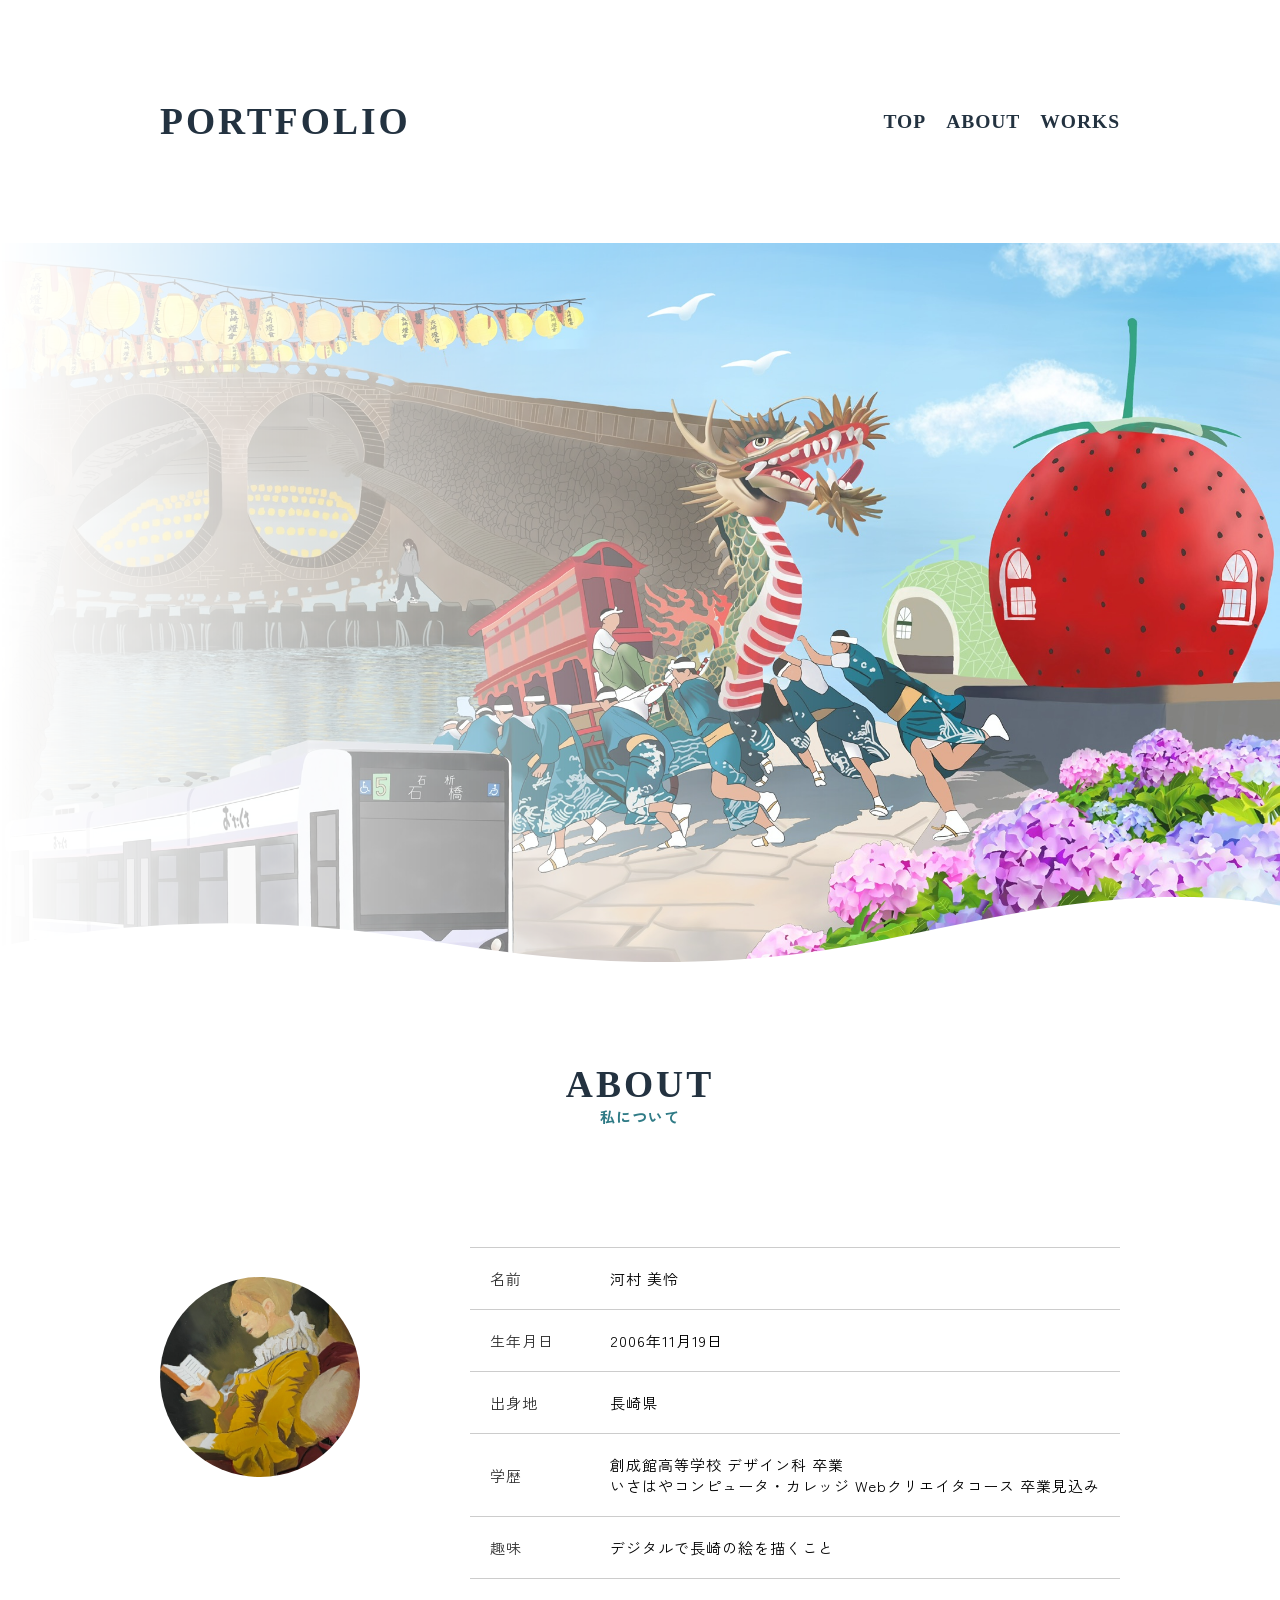
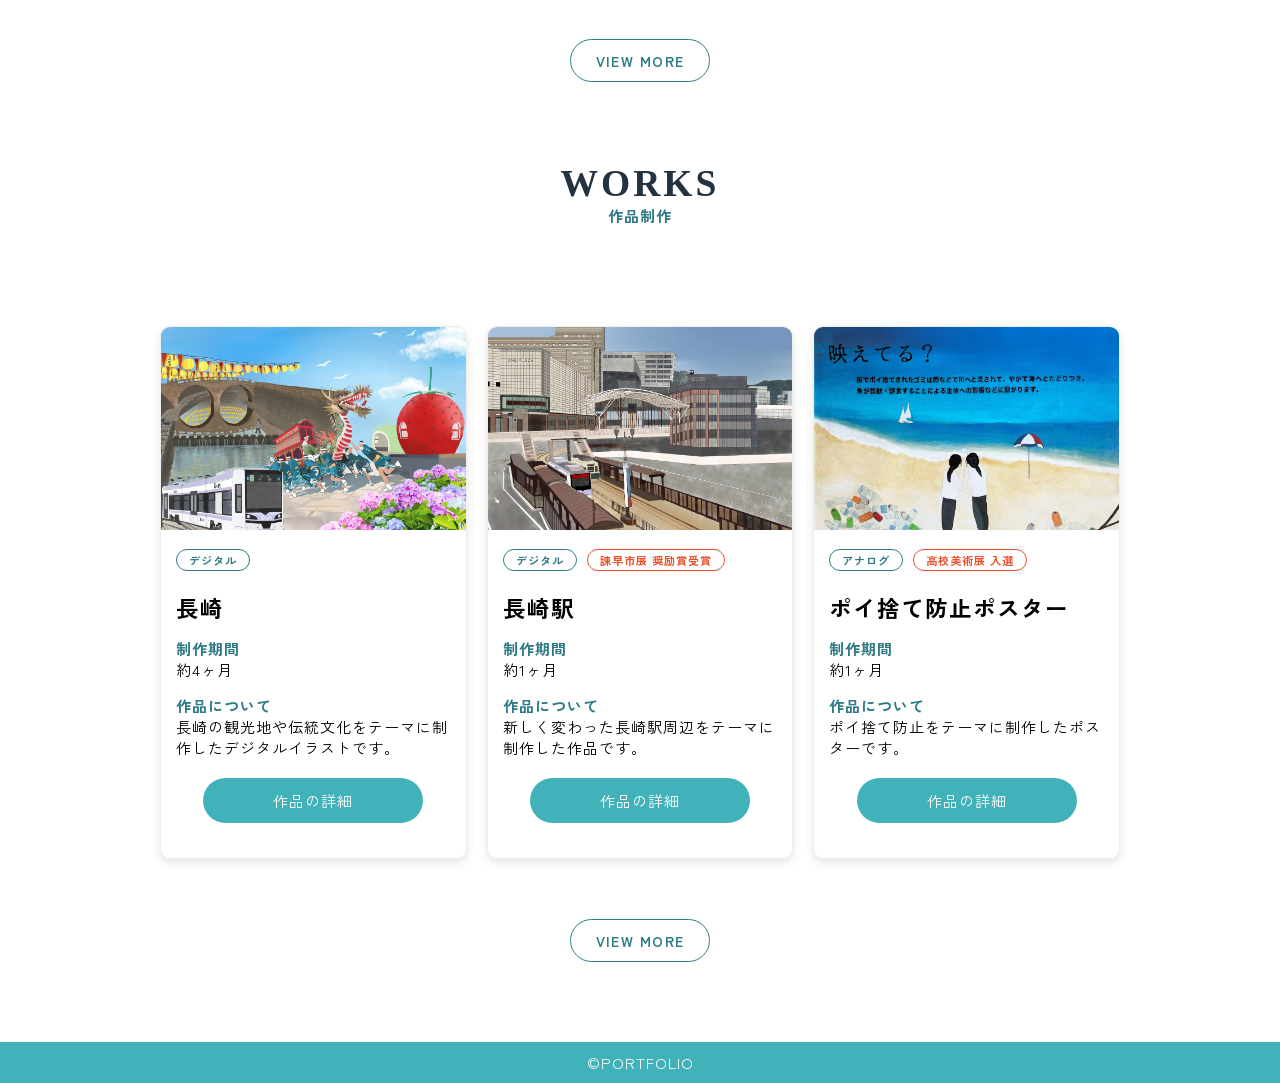
<file: index.html>
<!DOCTYPE html>
<html>
    <head>
        <title>PORTFOLIO</title>
        <meta charset="utf-8">
        <meta name="description" content="">
        <meta name="keywords" content="">
        <meta name="viewport" content="width=device-width,initial-scale=1">
        <meta name="robots" content="nofollow,noindex">
        <link rel="preconnect" href="https://fonts.googleapis.com">
        <link rel="preconnect" href="https://fonts.gstatic.com" crossorigin>
        <link href="https://fonts.googleapis.com/css2?family=Zen+Kaku+Gothic+New:wght@400;500;700;900&display=swap" rel="stylesheet">
        <link rel="preconnect" href="https://fonts.googleapis.com">
        <link rel="preconnect" href="https://fonts.gstatic.com" crossorigin>
        <link href="https://fonts.googleapis.com/css2?family=Zen+Kaku+Gothic+New:wght@400;500;700;900&display=swap" rel="stylesheet">
        <link rel="stylesheet" href="css/reset.css">
        <link rel="stylesheet" href="css/style.css">
    </head>
    <body>
        <header>
            <h1 id="logo">
                <a href="index.html">PORTFOLIO</a>
            </h1>
            <nav>
                <ul id="h_nav">
                    <li><a href="index.html">TOP</a></li>
                    <li><a href="about.html">ABOUT</a></li>
                    <li><a href="works.html">WORKS</a></li>
                </ul>
            </nav>
        </header>
        <main>
            <div id="m_mainvisual">
                <img  src="images/nagasaki_renewal.jpeg" alt="メインビジュアル">
                <div class="custom-shape-divider-bottom-1777774478"> 
                    <svg data-name="Layer 1" xmlns="http://www.w3.org/2000/svg" viewBox="0 0 1200 120" preserveAspectRatio="none"> 
                        <path d="M321.39,56.44c58-10.79,114.16-30.13,172-41.86,82.39-16.72,168.19-17.73,250.45-.39C823.78,31,906.67,72,985.66,92.83c70.05,18.48,146.53,26.09,214.34,3V0H0V27.35A600.21,600.21,0,0,0,321.39,56.44Z" class="shape-fill"></path> 
                    </svg> 
                </div>
            </div>
            <section id="m_about">
                <h2 class="m_title">ABOUT</h2>
                <p class="m_text">私について</p>
                <div class="m_about_flex">
                    <div class="m_about_img">
                        <img src="images/aburae.jpg" alt="">
                    </div>
                    <ul class="m_about_list">
                        <li>
                            <p class="m_about_list_theme">名前</p>
                            <p>河村 美怜</p>
                        </li>
                        <li>
                            <p class="m_about_list_theme">生年月日</p>
                            <p>2006年11月19日</p>
                        </li>
                        <li>
                            <p class="m_about_list_theme">出身地</p>
                            <p>長崎県</p>
                        </li>
                        <li>
                            <p class="m_about_list_theme">学歴</p>
                            <p>創成館高等学校 デザイン科 卒業 <br> いさはやコンピュータ・カレッジ <br class="sp_br"> Webクリエイタコース 卒業見込み</p>
                        </li>
                        <li>
                            <p class="m_about_list_theme">趣味</p>
                            <p>デジタルで長崎の絵を描くこと</p>
                        </li>
                    </ul>
                </div>
            </section>
            <div class="m_more">
                <a href="about.html" class="more_about"><span>VIEW MORE</span></a>
            </div>
            
            <h2 class="m_title">WORKS</h2>
            <p class="m_text">作品制作</p>
            <section id="m_works">
                <div class="works_content">
                    <div class="works_card">
                        <img src="images/nagasaki_renewal.jpeg" alt="長崎">
                        <div class="works_info">
                            <div class="works_tag">
                                <p class="works_category">デジタル</p>
                            </div>    
                            <h2 class="works_title">長崎</h2>
                            <div class="works_point">
                                <p><span>制作期間</span>約4ヶ月</p>
                                <p><span>作品について</span>長崎の観光地や伝統文化をテーマに制作したデジタルイラストです。</p>
                            </div>
                            <div class="w_more">
                                <a href="01_nagasaki.html" class="view_more">作品の詳細</a>
                            </div>
                        </div>
                    </div>
                    <div class="works_card">
                        <img src="images/nagasakieki.jpeg" alt="長崎駅">
                        <div class="works_info">
                            <div class="works_tag">
                                <p class="works_category">デジタル</p>
                                <p class="award">諫早市展 奨励賞受賞</p>
                            </div>
                            <h2 class="works_title">長崎駅</h2>
                            <div class="works_point">
                                <p><span>制作期間</span>約1ヶ月</p>
                                <p><span>作品について</span>新しく変わった長崎駅周辺をテーマに制作した作品です。</p>
                            </div>
                            <div class="w_more">
                                <a href="02_nagasakieki.html" class="view_more">作品の詳細</a>
                            </div>
                        </div>
                    </div>
                    <div class="works_card">
                        <img src="images/poisute.jpg" alt="ポイ捨て">
                        <div class="works_info">
                            <div class="works_tag">
                                <p class="works_category">アナログ</p>
                                <p class="award">高校美術展 入選</p>
                            </div>
                            <h2 class="works_title">ポイ捨て防止ポスター</h2>
                            <div class="works_point">
                                <p><span>制作期間</span>約1ヶ月</p>
                                <p><span>作品について</span>ポイ捨て防止をテーマに制作したポスターです。</p>
                            </div>
                            <div class="w_more">
                                <a href="03_poisute.html" class="view_more">作品の詳細</a>
                            </div>
                        </div>
                    </div>
                </div>
            </section>
            <div class="m_more">
                <a href="works.html" class="more_works"><span>VIEW MORE</span></a>
            </div>
        </main>
        <footer>
            <small>&copy;PORTFOLIO</small>
        </footer>
    </body>
</html>
</file>
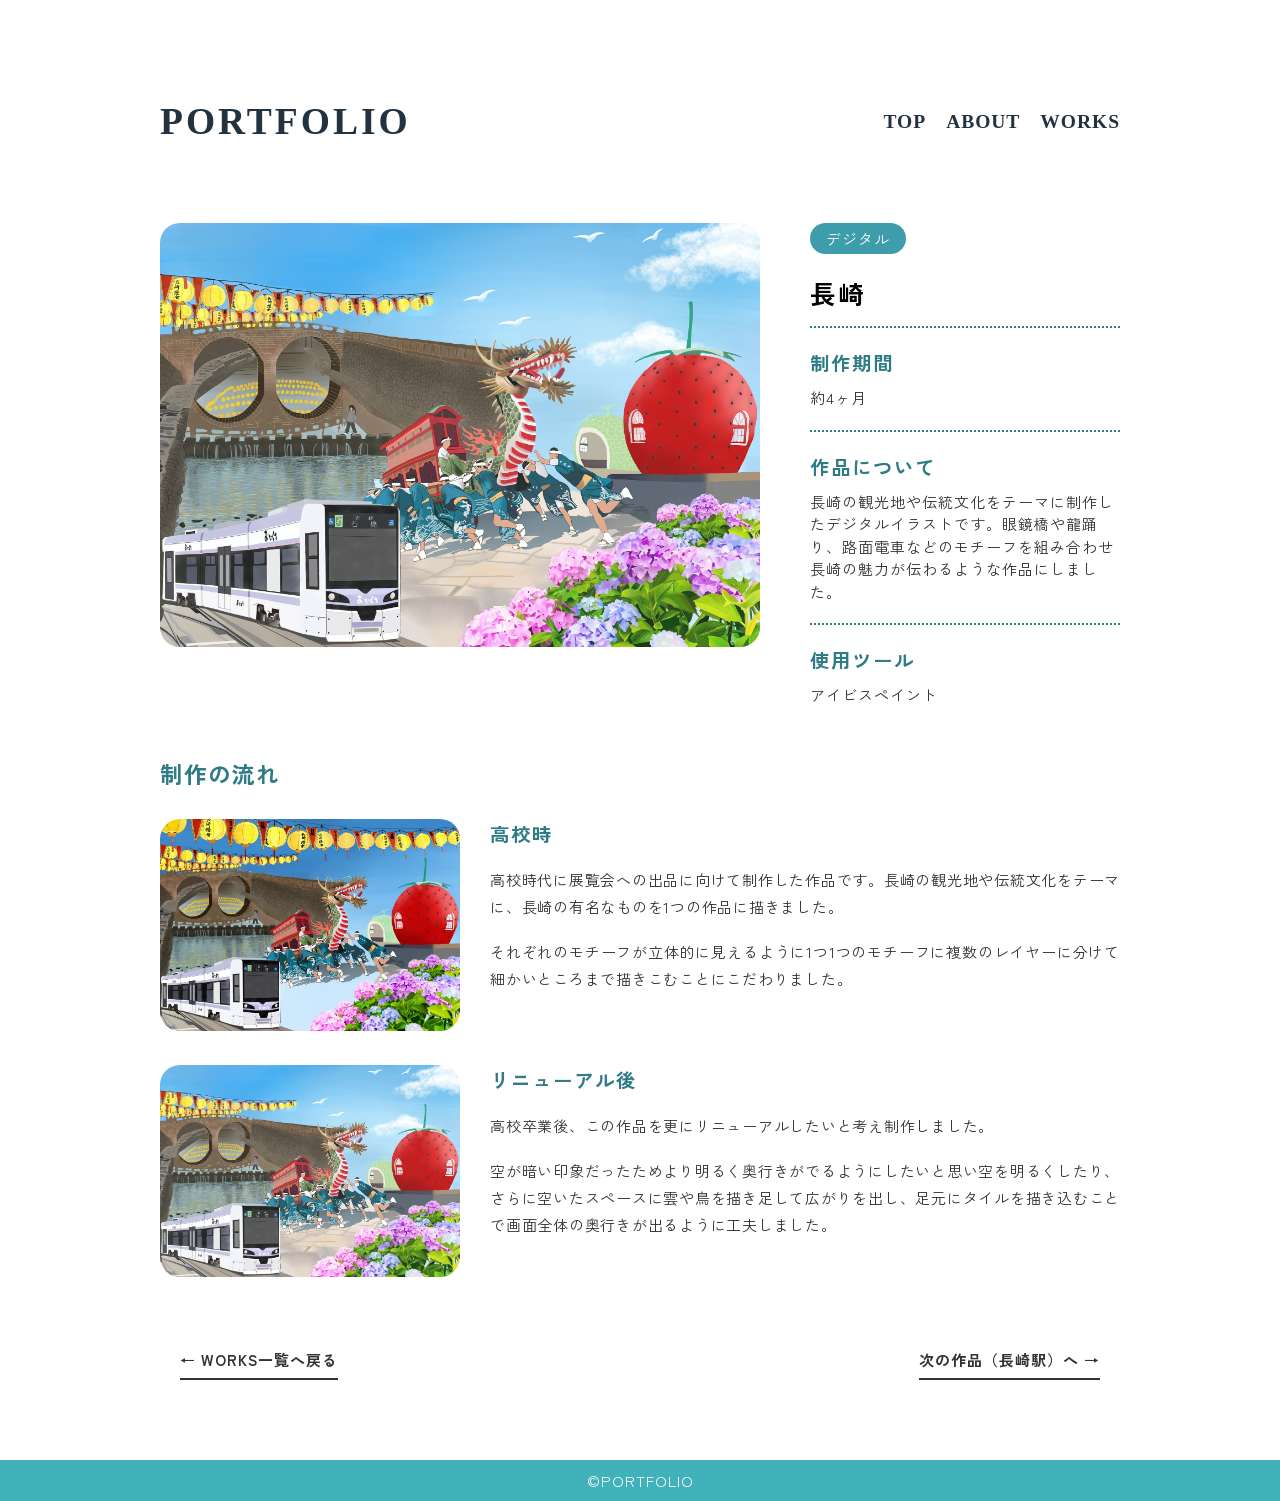
<file: 01_nagasaki.html>
<!DOCTYPE html>
<html>
    <head>
        <title>PORTFOLIO</title>
        <meta charset="utf-8">
        <meta name="description" content="">
        <meta name="keywords" content="">
        <meta name="viewport" content="width=device-width,initial-scale=1">
        <meta name="robots" content="nofollow,noindex">
        <link rel="preconnect" href="https://fonts.googleapis.com">
        <link rel="preconnect" href="https://fonts.gstatic.com" crossorigin>
        <link href="https://fonts.googleapis.com/css2?family=Zen+Kaku+Gothic+New:wght@400;500;700;900&display=swap" rel="stylesheet">
        <link rel="stylesheet" href="css/reset.css">
        <link rel="stylesheet" href="css/style.css"> 
    </head>
    <body>
        <header>
            <h1 id="logo">
                <a href="index.html">PORTFOLIO</a>
            </h1>
            <nav>
                <ul id="h_nav">
                    <li><a href="index.html">TOP</a></li>
                    <li><a href="about.html">ABOUT</a></li>
                    <li><a href="works.html">WORKS</a></li>
                </ul>
            </nav>
        </header>
        <main>
        <section class="w_detail">
            <div class="w_top">
                <div class="w_image">
                    <img src="images/nagasaki_renewal.jpeg" alt="長崎のイラスト">
                </div>
                <div class="w_info">
                    <p class="w_category">デジタル</p>
                    <h2 class="w_title">長崎</h2>
                    <div class="w_information">
                        <div class="w_info_box">
                            <h3 class="w_works">制作期間</h3>
                            <p class="w_text">約4ヶ月</p>
                        </div>
                        <div class="w_info_box">
                            <h3 class="w_works">作品について</h3>
                            <p class="w_text">
                                長崎の観光地や伝統文化をテーマに制作したデジタルイラストです。眼鏡橋や龍踊り、路面電車などのモチーフを組み合わせ長崎の魅力が伝わるような作品にしました。
                            </p>
                        </div>
                        <div class="w_info_box">
                            <h3 class="w_works">使用ツール</h3>
                            <p class="w_text">
                                アイビスペイント
                            </p>
                        </div>
                    </div>
                </div>
            </div>
            <div class="w_process">
                <h3 class="w_works_process">制作の流れ</h3>
                <div class="w_process_flex">
                    <div class="w_process_card">
                        <img src="images/nagasaki_sohseikan.JPG" alt="長崎のイラスト">
                    </div>
                    <div class="h_process_text">
                        <h4 class="w_point">高校時</h4>
                        <p class="w_point_text">高校時代に展覧会への出品に向けて制作した作品です。長崎の観光地や伝統文化をテーマに、長崎の有名なものを1つの作品に描きました。</p>
                        <p class="w_point_text">それぞれのモチーフが立体的に見えるように1つ1つのモチーフに複数のレイヤーに分けて細かいところまで描きこむことにこだわりました。</p>
                    </div>
                </div>
            </div>
            <div class="w_process">
                <div class="w_process_flex">
                    <div class="w_process_card">
                        <img src="images/nagasaki_renewal.jpeg" alt="長崎のイラスト">
                    </div>
                    <div class="h_process_text">
                        <h4 class="w_point">リニューアル後</h4>
                        <p class="w_point_text">高校卒業後、この作品を更にリニューアルしたいと考え制作しました。</p>
                        <p class="w_point_text">空が暗い印象だったためより明るく奥行きがでるようにしたいと思い空を明るくしたり、さらに空いたスペースに雲や鳥を描き足して広がりを出し、足元にタイルを描き込むことで画面全体の奥行きが出るように工夫しました。</p>
                    </div>
                </div>
            </div>
            <div class="works_nav">
                <a href="works.html" class="nav_left">← WORKS一覧へ戻る</a>
                <a href="02_nagasakieki.html" class="nav_right">次の作品（長崎駅）へ →</a>
            </div>
        </section>
        </main>
        <footer>
            <small>&copy;PORTFOLIO</small>
        </footer>
    </body>
</html>
</file>
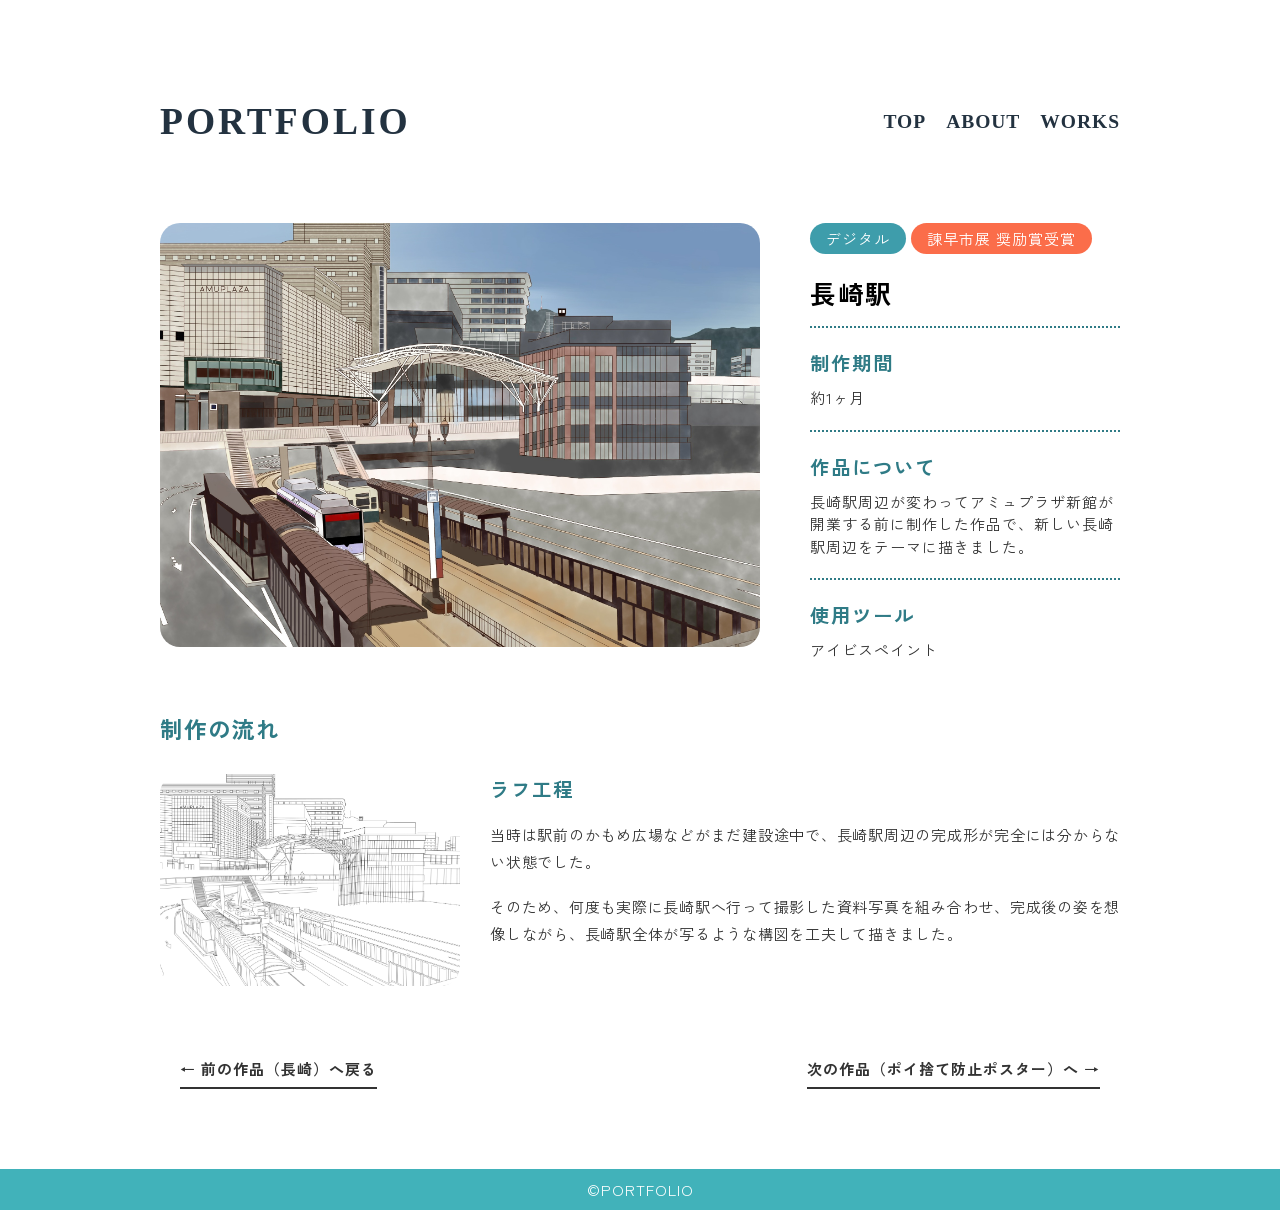
<file: 02_nagasakieki.html>
<!DOCTYPE html>
<html>
    <head>
        <title>PORTFOLIO</title>
        <meta charset="utf-8">
        <meta name="description" content="">
        <meta name="keywords" content="">
        <meta name="viewport" content="width=device-width,initial-scale=1">
        <meta name="robots" content="nofollow,noindex">
        <link rel="preconnect" href="https://fonts.googleapis.com">
        <link rel="preconnect" href="https://fonts.gstatic.com" crossorigin>
        <link href="https://fonts.googleapis.com/css2?family=Zen+Kaku+Gothic+New:wght@400;500;700;900&display=swap" rel="stylesheet">
        <link rel="stylesheet" href="css/reset.css">
        <link rel="stylesheet" href="css/style.css">   
    </head>
    <body>
        <header>
            <h1 id="logo">
                <a href="index.html">PORTFOLIO</a>
            </h1>
            <nav>
                <ul id="h_nav">
                    <li><a href="index.html">TOP</a></li>
                    <li><a href="about.html">ABOUT</a></li>
                    <li><a href="works.html">WORKS</a></li>
                </ul>
            </nav>
        </header>
        <main>
        <section class="w_detail">
            <div class="w_top">
                <div class="w_image">
                    <img src="images/nagasakieki.jpeg" alt="長崎駅のイラスト">
                </div>
                <div class="w_info">
                    <p class="w_category">デジタル</p>
                    <p class="w_category_award">諫早市展 奨励賞受賞</p>
                    <h2 class="w_title">長崎駅</h2>
                    <div class="w_information">
                        <div class="w_info_box">
                            <h3 class="w_works">制作期間</h3>
                            <p class="w_text">約1ヶ月</p>
                        </div>
                        <div class="w_info_box">
                            <h3 class="w_works">作品について</h3>
                            <p class="w_text">長崎駅周辺が変わってアミュプラザ新館が開業する前に制作した作品で、新しい長崎駅周辺をテーマに描きました。</p>
                        </div>
                        <div class="w_info_box">
                            <h3 class="w_works">使用ツール</h3>
                            <p class="w_text">アイビスペイント</p>
                        </div>
                    </div>
                </div>
            </div>
            <div class="w_process">
                <h3 class="w_works_process">制作の流れ</h3>
                <div class="w_process_flex">
                    <div class="w_process_card">
                        <img src="images/nagasakieki_senga2.JPG" alt="長崎駅のイラスト">
                    </div>
                    <div class="h_process_text">
                        <h4 class="w_point">ラフ工程</h4>
                        <p class="w_point_text">当時は駅前のかもめ広場などがまだ建設途中で、長崎駅周辺の完成形が完全には分からない状態でした。</p>
                        <p class="w_point_text">そのため、何度も実際に長崎駅へ行って撮影した資料写真を組み合わせ、完成後の姿を想像しながら、長崎駅全体が写るような構図を工夫して描きました。</p>
                    </div>
                </div>
            </div>
            <div class="works_nav">
                <a href="01_nagasaki.html" class="nav_left">← 前の作品（長崎）へ戻る</a>
                <a href="03_poisute.html" class="nav_right">次の作品（ポイ捨て防止ポスター）へ →</a>
            </div>
        </section>
        </main>
        <footer>
            <small>&copy;PORTFOLIO</small>
        </footer>
    </body>
</html>
</file>
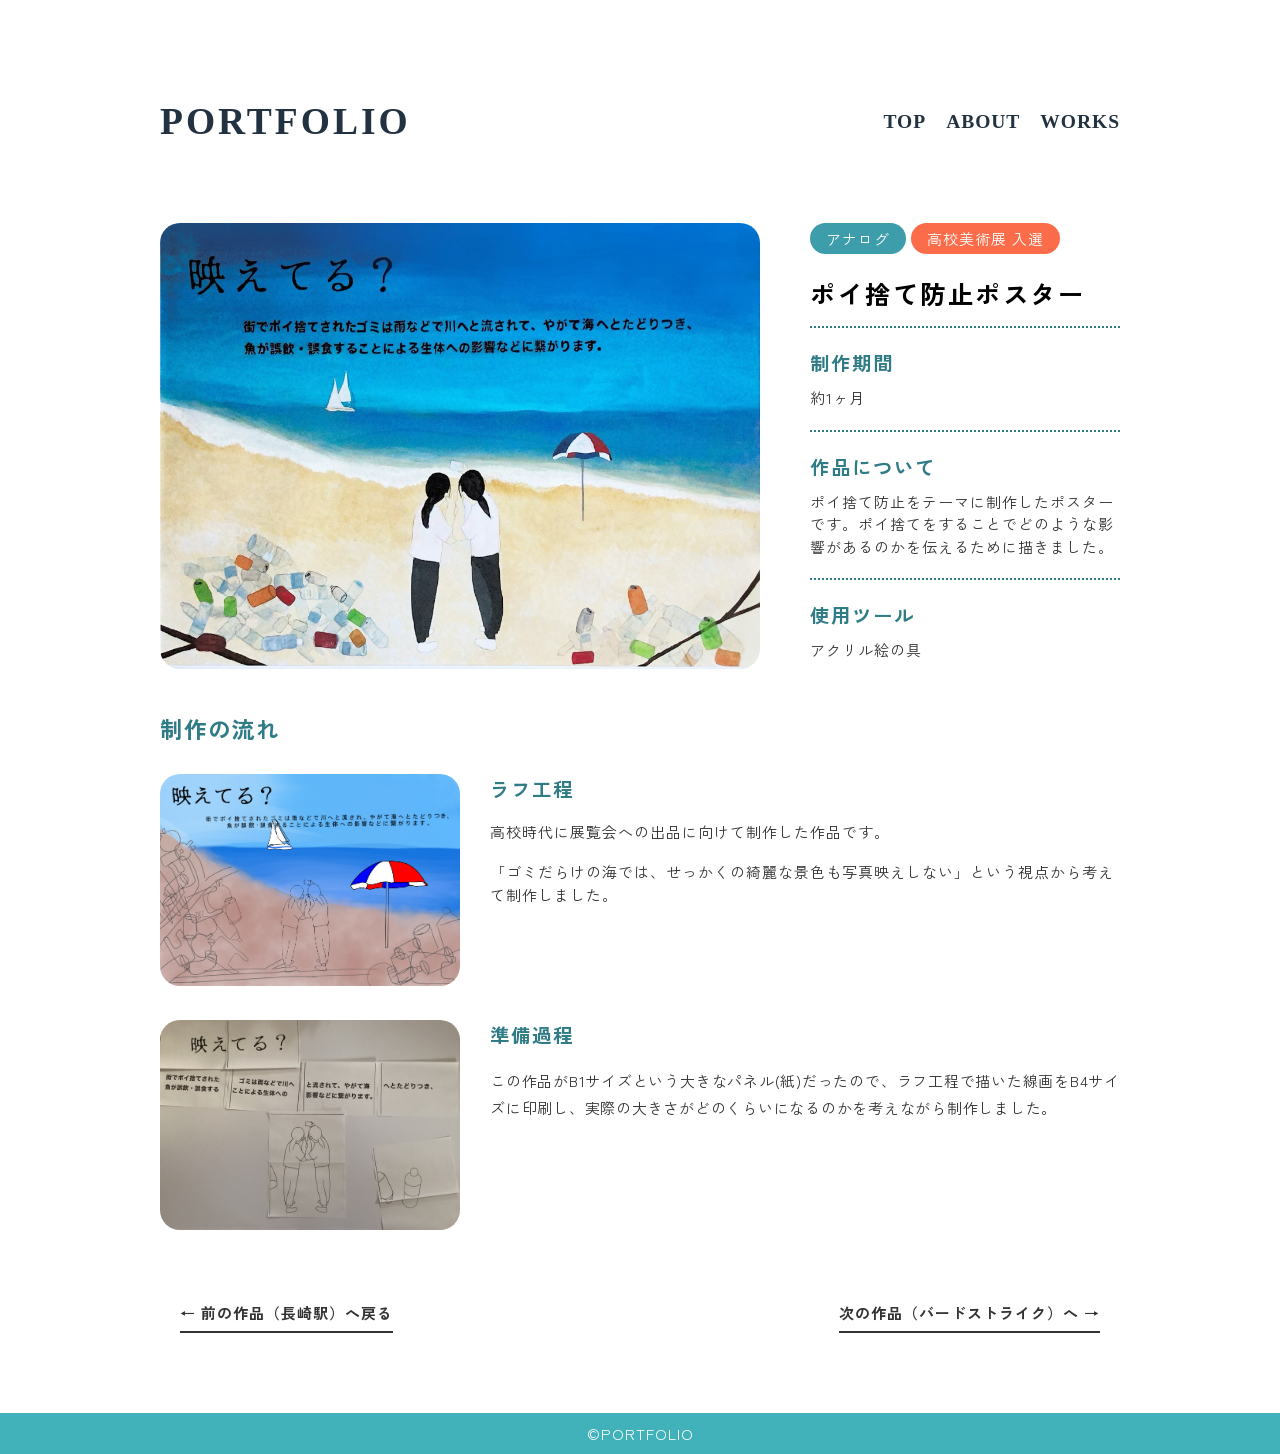
<file: 03_poisute.html>
<!DOCTYPE html>
<html>
    <head>
        <title>PORTFOLIO</title>
        <meta charset="utf-8">
        <meta name="description" content="">
        <meta name="keywords" content="">
        <meta name="viewport" content="width=device-width,initial-scale=1">
        <meta name="robots" content="nofollow,noindex">
        <link rel="preconnect" href="https://fonts.googleapis.com">
        <link rel="preconnect" href="https://fonts.gstatic.com" crossorigin>
        <link href="https://fonts.googleapis.com/css2?family=Zen+Kaku+Gothic+New:wght@400;500;700;900&display=swap" rel="stylesheet">
        <link rel="stylesheet" href="css/reset.css">
        <link rel="stylesheet" href="css/style.css">   
    </head>
    <body>
        <header>
            <h1 id="logo">
                <a href="index.html">PORTFOLIO</a>
            </h1>
            <nav>
                <ul id="h_nav">
                    <li><a href="index.html">TOP</a></li>
                    <li><a href="about.html">ABOUT</a></li>
                    <li><a href="works.html">WORKS</a></li>
                </ul>
            </nav>
        </header>
        <main>
        <section class="w_detail">
            <div class="w_top">
                <div class="w_image">
                    <img src="images/poisute.jpg" alt="ポイ捨て防止ポスター">
                </div>
                <div class="w_info">
                    <p class="w_category">アナログ</p>
                    <p class="w_category_award">高校美術展 入選</p>
                    <h2 class="w_title">ポイ捨て防止ポスター</h2>
                    <div class="w_information">
                        <div class="w_info_box">
                            <h3 class="w_works">制作期間</h3>
                            <p class="w_text">約1ヶ月</p>
                        </div>
                        <div class="w_info_box">
                            <h3 class="w_works">作品について</h3>
                            <p class="w_text">ポイ捨て防止をテーマに制作したポスターです。ポイ捨てをすることでどのような影響があるのかを伝えるために描きました。
                            </p>
                        </div>
                        <div class="w_info_box">
                            <h3 class="w_works">使用ツール</h3>
                            <p class="w_text">アクリル絵の具</p>
                        </div>
                    </div>
                </div>
            </div>
            <div class="w_process">
                <h3 class="w_works_process">制作の流れ</h3>
                
                <div class="w_process_flex">
                    <div class="w_process_card">
                        <img src="images/poisite_rahu.JPG" alt="ポイ捨て防止ポスター">
                    </div>
                    <div class="h_process_text">
                        <h4 class="w_point">ラフ工程</h4>
                        <p class="w_text">高校時代に展覧会への出品に向けて制作した作品です。</p>
                        <p class="w_text">「ゴミだらけの海では、せっかくの綺麗な景色も写真映えしない」という視点から考えて制作しました。</p>
                    </div>
                </div>
                <div class="w_process_flex">
                    <div class="w_process_card">
                        <img src="images/poisute_rahu2.JPG" alt="ポイ捨て防止ポスター">
                    </div>
                    <div class="h_process_text">
                        <h4 class="w_point">準備過程</h4>
                        <p class="w_point_text">この作品がB1サイズという大きなパネル(紙)だったので、ラフ工程で描いた線画をB4サイズに印刷し、実際の大きさがどのくらいになるのかを考えながら制作しました。</p>
                    </div>
                </div>
            </div>
            <div class="works_nav">
                <a href="02_nagasakieki.html" class="nav_left">← 前の作品（長崎駅）へ戻る</a>
                <a href="04_birdstrike.html" class="nav_right">次の作品（バードストライク）へ →</a>
            </div>
        </section>
        </main>
        <footer>
            <small>&copy;PORTFOLIO</small>
        </footer>
    </body>
</html>
</file>
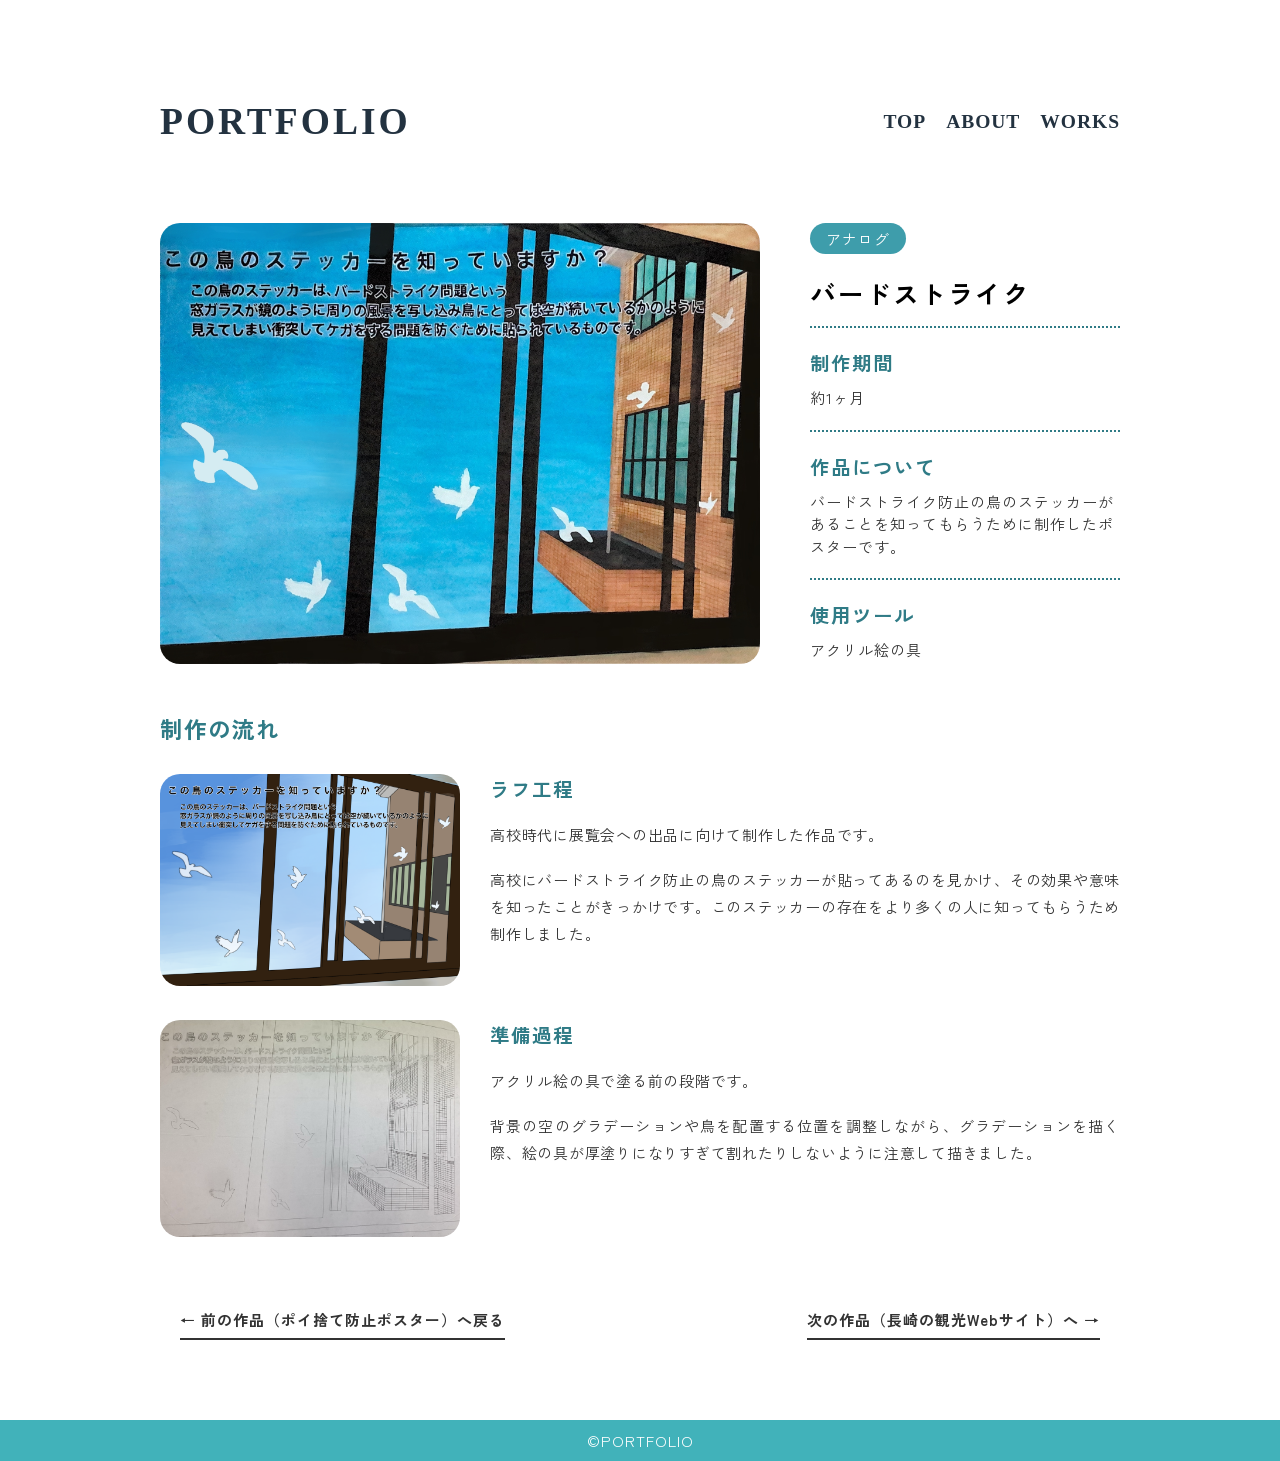
<file: 04_birdstrike.html>
<!DOCTYPE html>
<html>
    <head>
        <title>PORTFOLIO</title>
        <meta charset="utf-8">
        <meta name="description" content="">
        <meta name="keywords" content="">
        <meta name="viewport" content="width=device-width,initial-scale=1">
        <meta name="robots" content="nofollow,noindex">
        <link rel="preconnect" href="https://fonts.googleapis.com">
        <link rel="preconnect" href="https://fonts.gstatic.com" crossorigin>
        <link href="https://fonts.googleapis.com/css2?family=Zen+Kaku+Gothic+New:wght@400;500;700;900&display=swap" rel="stylesheet">
        <link rel="stylesheet" href="css/reset.css">
        <link rel="stylesheet" href="css/style.css">   
    </head>
    <body>
        <header>
            <h1 id="logo">
                <a href="index.html">PORTFOLIO</a>
            </h1>
            <nav>
                <ul id="h_nav">
                    <li><a href="index.html">TOP</a></li>
                    <li><a href="about.html">ABOUT</a></li>
                    <li><a href="works.html">WORKS</a></li>
                </ul>
            </nav>
        </header>
        <main>
        <section class="w_detail">
            <div class="w_top">
                <div class="w_image">
                    <img src="images/birdstrike.jpeg" alt="バードストライク">
                </div>
                <div class="w_info">
                    <p class="w_category">アナログ</p>
                    <h2 class="w_title">バードストライク</h2>
                    <div class="w_information">
                        <div class="w_info_box">
                            <h3 class="w_works">制作期間</h3>
                            <p class="w_text">約1ヶ月</p>
                        </div>
                        <div class="w_info_box">
                            <h3 class="w_works">作品について</h3>
                            <p class="w_text">バードストライク防止の鳥のステッカーがあることを知ってもらうために制作したポスターです。</p>
                        </div>
                        <div class="w_info_box">
                            <h3 class="w_works">使用ツール</h3>
                            <p class="w_text">アクリル絵の具</p>
                        </div>
                    </div>
                </div>
            </div>
            <div class="w_process">
                <h3 class="w_works_process">制作の流れ</h3>
                
                <div class="w_process_flex">
                    <div class="w_process_card">
                        <img src="images/birdstrike_4.png" alt="バードストライク">
                    </div>
                    <div class="h_process_text">
                        <h4 class="w_point">ラフ工程</h4>
                        <p class="w_point_text">高校時代に展覧会への出品に向けて制作した作品です。</p>
                        <p class="w_point_text">高校にバードストライク防止の鳥のステッカーが貼ってあるのを見かけ、その効果や意味を知ったことがきっかけです。このステッカーの存在をより多くの人に知ってもらうため制作しました。</p>
                    </div>
                </div>
                <div class="w_process_flex">
                    <div class="w_process_card">
                        <img src="images/birdstrike_rahu.png" alt="バードストライク">
                    </div>
                    <div class="h_process_text">
                        <h4 class="w_point">準備過程</h4>
                        <p class="w_point_text">アクリル絵の具で塗る前の段階です。</p>
                        <p class="w_point_text">背景の空のグラデーションや鳥を配置する位置を調整しながら、グラデーションを描く際、絵の具が厚塗りになりすぎて割れたりしないように注意して描きました。</p>
                    </div>
                </div>
            </div>
            <div class="works_nav">
                <a href="03_poisute.html" class="nav_left">← 前の作品（ポイ捨て防止ポスター）へ戻る</a>
                <a href="05_nagasakikankou.html" class="nav_right">次の作品（長崎の観光Webサイト）へ →</a>
            </div>
        </section>
        </main>
        <footer>
            <small>&copy;PORTFOLIO</small>
        </footer>
    </body>
</html>
</file>
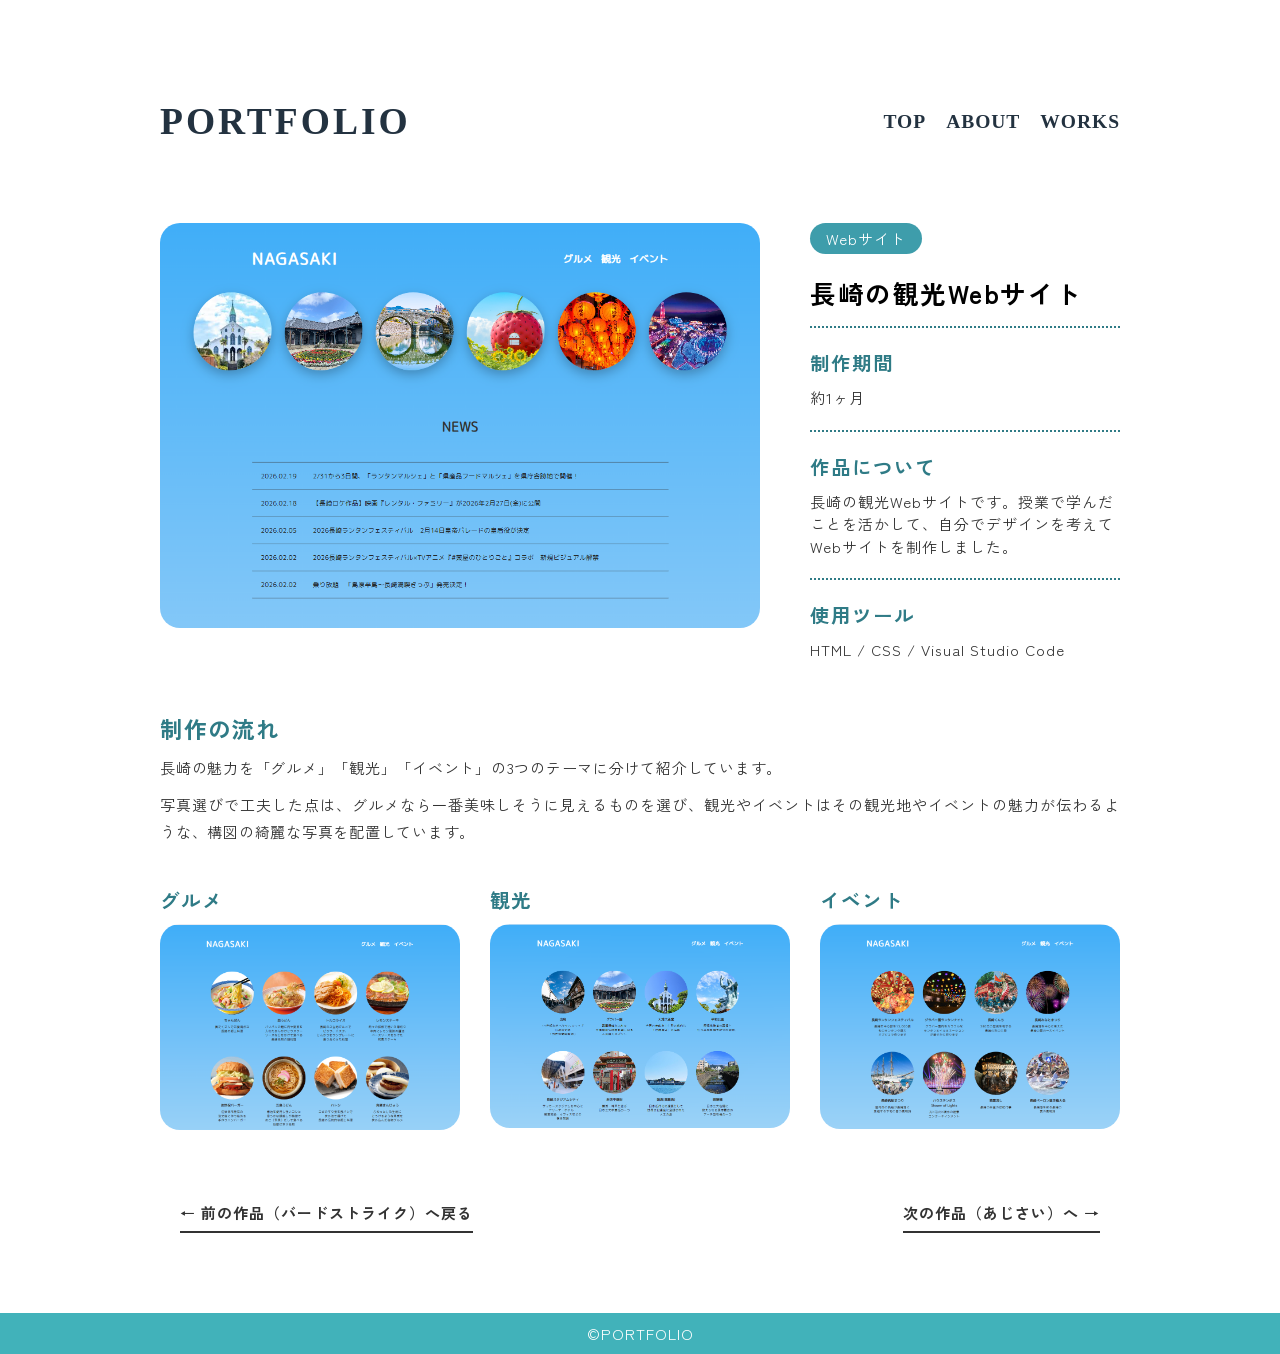
<file: 05_nagasakikankou.html>
<!DOCTYPE html>
<html>
    <head>
        <title>PORTFOLIO</title>
        <meta charset="utf-8">
        <meta name="description" content="">
        <meta name="keywords" content="">
        <meta name="viewport" content="width=device-width,initial-scale=1">
        <meta name="robots" content="nofollow,noindex">
        <link rel="preconnect" href="https://fonts.googleapis.com">
        <link rel="preconnect" href="https://fonts.gstatic.com" crossorigin>
        <link href="https://fonts.googleapis.com/css2?family=Zen+Kaku+Gothic+New:wght@400;500;700;900&display=swap" rel="stylesheet">
        <link rel="stylesheet" href="css/reset.css">
        <link rel="stylesheet" href="css/style.css">   
    </head>
    <body>
        <header>
            <h1 id="logo">
                <a href="index.html">PORTFOLIO</a>
            </h1>
            <nav>
                <ul id="h_nav">
                    <li><a href="index.html">TOP</a></li>
                    <li><a href="about.html">ABOUT</a></li>
                    <li><a href="works.html">WORKS</a></li>
                </ul>
            </nav>
        </header>
        <main>
        <section class="w_detail">
            <div class="w_top">
                <div class="w_image">
                    <img src="images/nagasakikankou2.png" alt="長崎の観光Webサイト">
                </div>
                <div class="w_info">
                    <p class="w_category">Webサイト</p>
                    <h2 class="w_title">長崎の観光Webサイト</h2>
                    <div class="w_information">
                        <div class="w_info_box">
                            <h3 class="w_works">制作期間</h3>
                            <p class="w_text">約1ヶ月</p>
                        </div>
                        <div class="w_info_box">
                            <h3 class="w_works">作品について</h3>
                            <p class="w_text">長崎の観光Webサイトです。授業で学んだことを活かして、自分でデザインを考えてWebサイトを制作しました。</p>
                        </div>
                        <div class="w_info_box">
                            <h3 class="w_works">使用ツール</h3>
                            <p class="w_text">HTML / CSS / Visual Studio Code</p>
                        </div>
                    </div>
                </div>
            </div>
            <div class="w_process">
                <h3 class="w_works_process">制作の流れ</h3>
                <p class="w_point_text">長崎の魅力を「グルメ」「観光」「イベント」の3つのテーマに分けて紹介しています。</p>
                <p class="w_point_text">写真選びで工夫した点は、グルメなら一番美味しそうに見えるものを選び、観光やイベントはその観光地やイベントの魅力が伝わるような、構図の綺麗な写真を配置しています。</p>
                <div class="kankou_top_image">
                    <div>
                        <h4 class="kankou_point">グルメ</h4>
                        <img class="kankou_image" src="images/nagasakikankou_gurume_top.png" alt="グルメ">
                    </div>
                    <div>
                        <h4 class="kankou_point">観光</h4>
                        <img class="kankou_image" src="images/nagasakikankou_kankou_top.png" alt="観光">
                    </div>
                    <div>
                        <h4 class="kankou_point">イベント</h4>
                        <img class="kankou_image" src="images/nagasakikankou_ibento_top.png" alt="イベント">
                    </div>
                </div>
            </div>
            <div class="works_nav">
                <a href="04_birdstrike.html" class="nav_left">← 前の作品（バードストライク）へ戻る</a>
                <a href="06_azisai.html" class="nav_right">次の作品（あじさい）へ →</a>
            </div>
        </section>
        </main>
        <footer>
            <small>&copy;PORTFOLIO</small>
        </footer>
    </body>
</html>
</file>
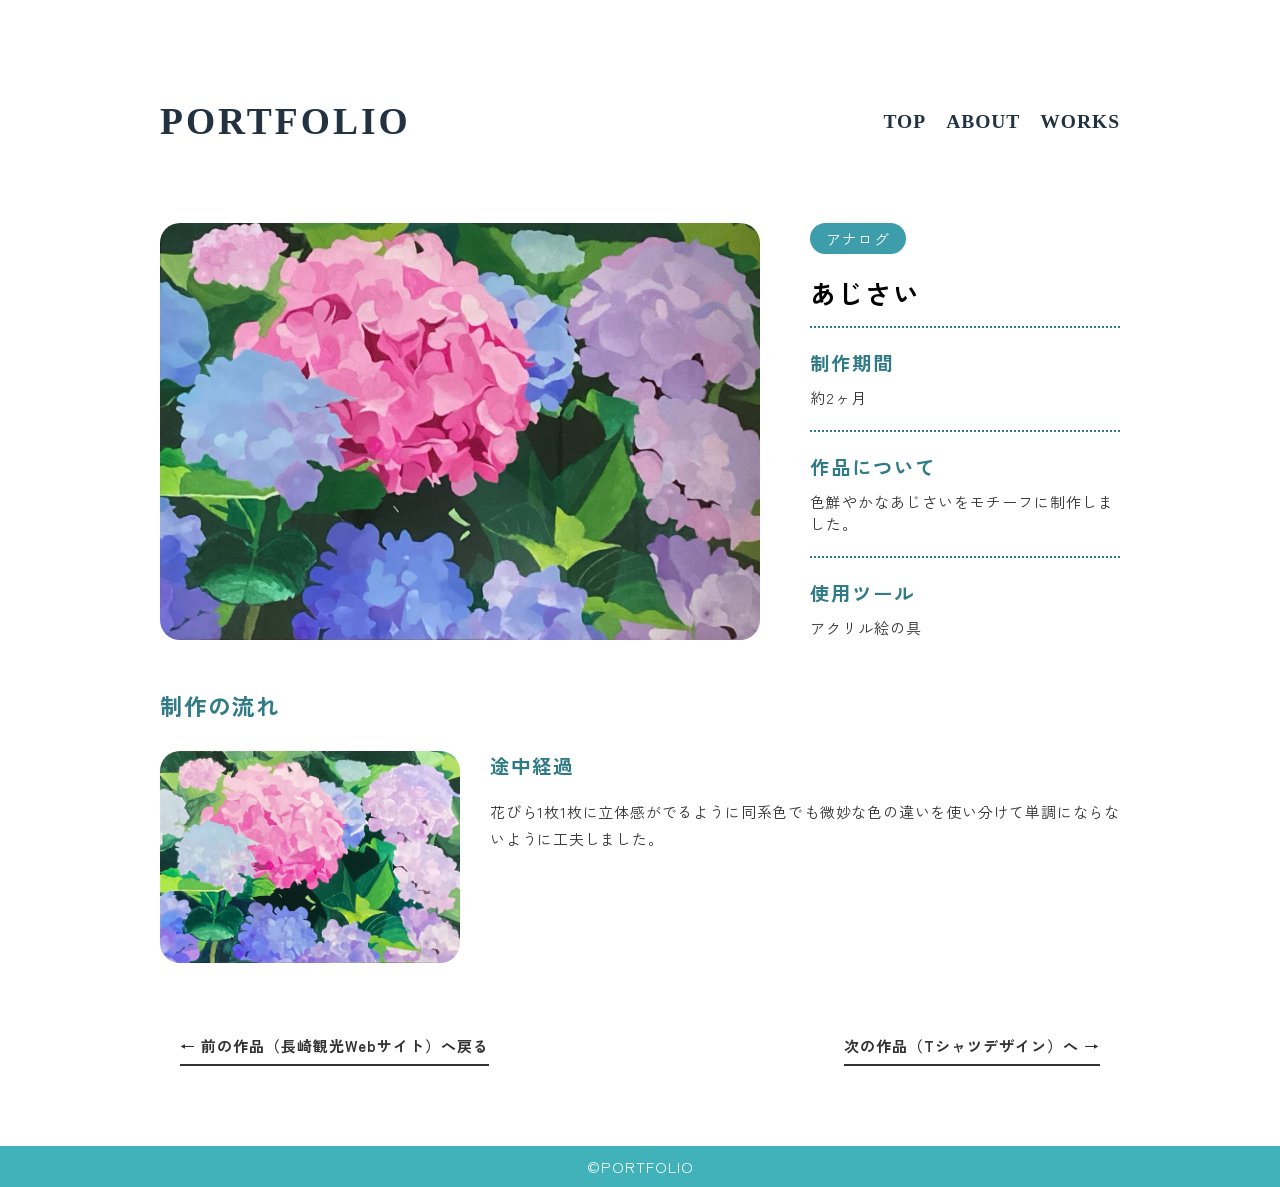
<file: 06_azisai.html>
<!DOCTYPE html>
<html>
    <head>
        <title>PORTFOLIO</title>
        <meta charset="utf-8">
        <meta name="description" content="">
        <meta name="keywords" content="">
        <meta name="viewport" content="width=device-width,initial-scale=1">
        <meta name="robots" content="nofollow,noindex">
        <link rel="preconnect" href="https://fonts.googleapis.com">
        <link rel="preconnect" href="https://fonts.gstatic.com" crossorigin>
        <link href="https://fonts.googleapis.com/css2?family=Zen+Kaku+Gothic+New:wght@400;500;700;900&display=swap" rel="stylesheet">
        <link rel="stylesheet" href="css/reset.css">
        <link rel="stylesheet" href="css/style.css">   
    </head>
    <body>
        <header>
            <h1 id="logo">
                <a href="index.html">PORTFOLIO</a>
            </h1>
            <nav>
                <ul id="h_nav">
                    <li><a href="index.html">TOP</a></li>
                    <li><a href="about.html">ABOUT</a></li>
                    <li><a href="works.html">WORKS</a></li>
                </ul>
            </nav>
        </header>
        <main>
        <section class="w_detail">
            <div class="w_top">
                <div class="w_image">
                    <img src="images/azisai.jpg" alt="あじさい">
                </div>
                <div class="w_info">
                    <p class="w_category">アナログ</p>
                    <h2 class="w_title">あじさい</h2>
                    <div class="w_information">
                        <div class="w_info_box">
                            <h3 class="w_works">制作期間</h3>
                            <p class="w_text">約2ヶ月</p>
                        </div>
                        <div class="w_info_box">
                            <h3 class="w_works">作品について</h3>
                            <p class="w_text">色鮮やかなあじさいをモチーフに制作しました。</p>
                        </div>
                        <div class="w_info_box">
                            <h3 class="w_works">使用ツール</h3>
                            <p class="w_text">アクリル絵の具</p>
                        </div>
                    </div>
                </div>
            </div>
            <div class="w_process">
            <h3 class="w_works_process">制作の流れ</h3>
                <div class="w_process_flex">
                    <div class="w_process_card">
                        <img src="images/azisai_1.JPG" alt="あじさい">
                    </div>
                    <div class="h_process_text">
                        <h4 class="w_point">途中経過</h4>
                        <p class="w_point_text">花びら1枚1枚に立体感がでるように同系色でも微妙な色の違いを使い分けて単調にならないように工夫しました。</p>
                    </div>
                </div>
            </div>
            <div class="works_nav">
                <a href="05_nagasakikankou.html" class="nav_left">← 前の作品（長崎観光Webサイト）へ戻る</a>
                <a href="07_tshirt.html" class="nav_right">次の作品（Tシャツデザイン）へ →</a>
            </div>
        </section>
        </main>
        <footer>
            <small>&copy;PORTFOLIO</small>
        </footer>
    </body>
</html>
</file>
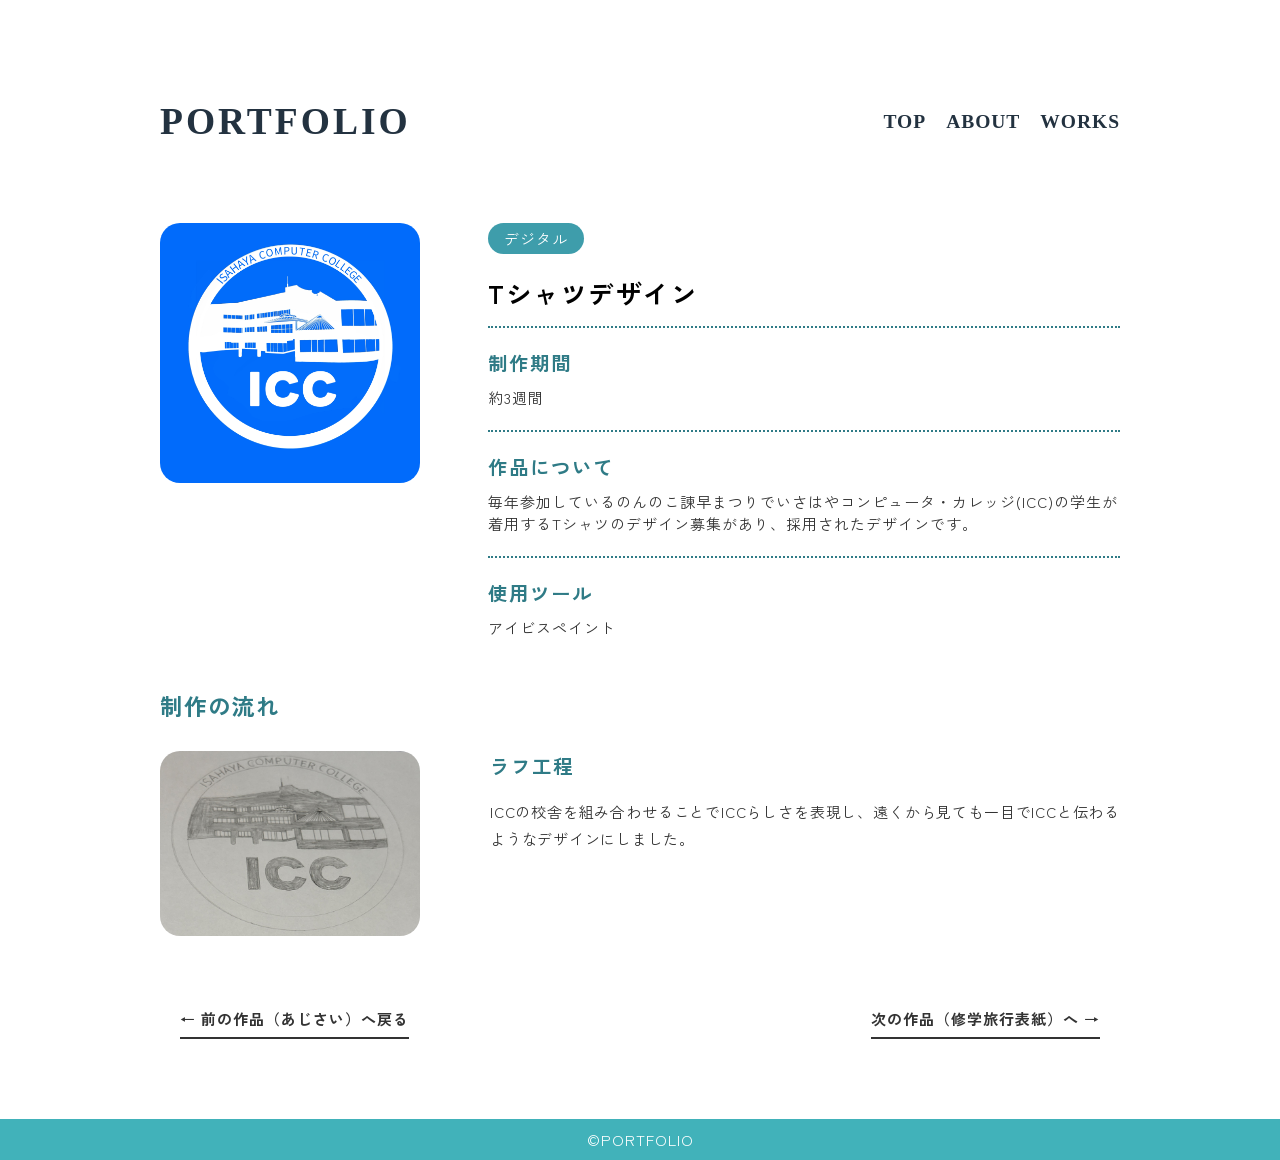
<file: 07_tshirt.html>
<!DOCTYPE html>
<html>
    <head>
        <title>PORTFOLIO</title>
        <meta charset="utf-8">
        <meta name="description" content="">
        <meta name="keywords" content="">
        <meta name="viewport" content="width=device-width,initial-scale=1">
        <meta name="robots" content="nofollow,noindex">
        <link rel="preconnect" href="https://fonts.googleapis.com">
        <link rel="preconnect" href="https://fonts.gstatic.com" crossorigin>
        <link href="https://fonts.googleapis.com/css2?family=Zen+Kaku+Gothic+New:wght@400;500;700;900&display=swap" rel="stylesheet">
        <link rel="stylesheet" href="css/reset.css">
        <link rel="stylesheet" href="css/style.css">   
    </head>
    <body>
        <header>
            <h1 id="logo">
                <a href="index.html">PORTFOLIO</a>
            </h1>
            <nav>
                <ul id="h_nav">
                    <li><a href="index.html">TOP</a></li>
                    <li><a href="about.html">ABOUT</a></li>
                    <li><a href="works.html">WORKS</a></li>
                </ul>
            </nav>
        </header>
        <main>
        <section class="w_detail">
            <div class="h_top">
                <div class="h_image">
                    <img src="images/icc_logo1.jpeg" alt="Tシャツデザイン">
                </div>
                <div class="h_info">
                    <p class="w_category">デジタル</p>
                    <h2 class="w_title">Tシャツデザイン</h2>
                    <div class="w_information">
                        <div class="w_info_box">
                            <h3 class="w_works">制作期間</h3>
                            <p class="w_text">約3週間</p>
                        </div>
                        <div class="w_info_box">
                            <h3 class="w_works">作品について</h3>
                            <p class="w_text">毎年参加しているのんのこ諫早まつりでいさはやコンピュータ・カレッジ(ICC)の学生が着用するTシャツのデザイン募集があり、採用されたデザインです。</p>
                        </div>
                        <div class="w_info_box">
                            <h3 class="w_works">使用ツール</h3>
                            <p class="w_text">アイビスペイント</p>
                        </div>
                    </div>
                </div>
            </div>
            <div class="w_process">
            <h3 class="w_works_process">制作の流れ</h3>
                <div class="h_process_flex">
                    <div class="h_process_card">
                        <img src="images/icc_logo2.jpeg" alt="Tシャツデザイン">
                    </div>
                    <div class="h_process_text">
                        <h4 class="w_point">ラフ工程</h4>
                        <p class="w_point_text">ICCの校舎を組み合わせることでICCらしさを表現し、遠くから見ても一目でICCと伝わるようなデザインにしました。</p>
                    </div>
                </div>
            </div>
            <div class="works_nav">
                <a href="06_azisai.html" class="nav_left">← 前の作品（あじさい）へ戻る</a>
                <a href="08_schooltrip.html" class="nav_right">次の作品（修学旅行表紙）へ →</a>
            </div>
        </section>
        </main>
        <footer>
            <small>&copy;PORTFOLIO</small>
        </footer>
    </body>
</html>
</file>
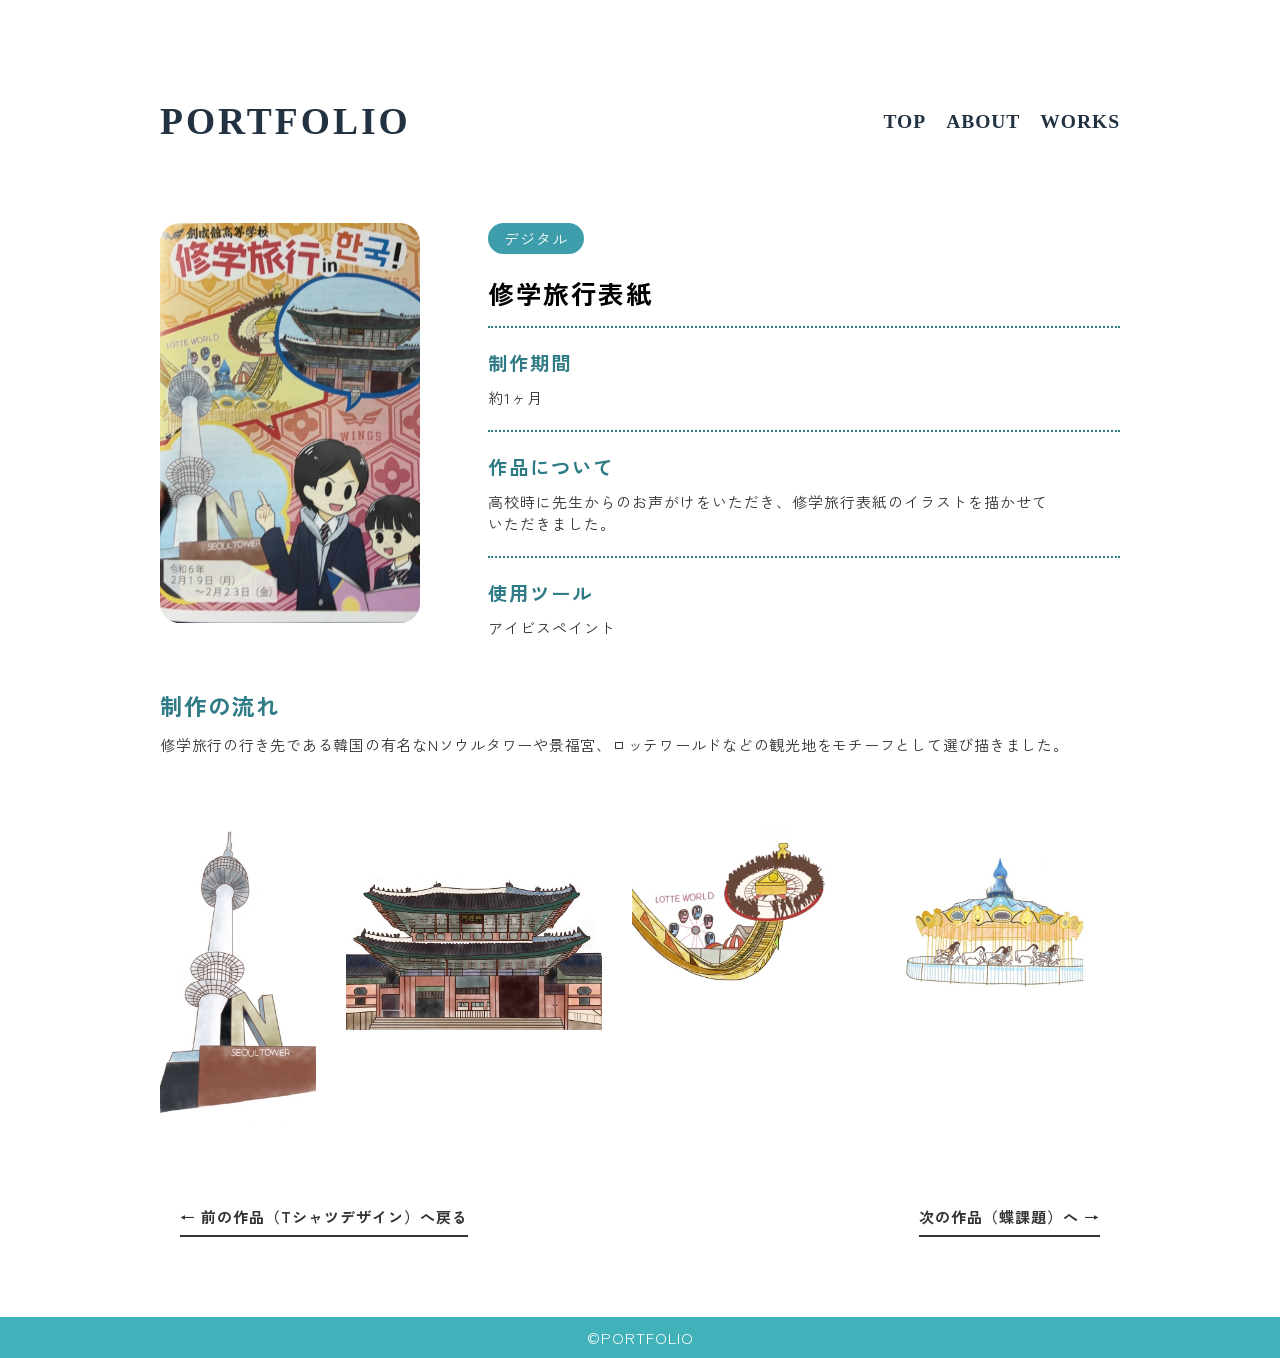
<file: 08_schooltrip.html>
<!DOCTYPE html>
<html>
    <head>
        <title>PORTFOLIO</title>
        <meta charset="utf-8">
        <meta name="description" content="">
        <meta name="keywords" content="">
        <meta name="viewport" content="width=device-width,initial-scale=1">
        <meta name="robots" content="nofollow,noindex">
        <link rel="preconnect" href="https://fonts.googleapis.com">
        <link rel="preconnect" href="https://fonts.gstatic.com" crossorigin>
        <link href="https://fonts.googleapis.com/css2?family=Zen+Kaku+Gothic+New:wght@400;500;700;900&display=swap" rel="stylesheet">
        <link rel="stylesheet" href="css/reset.css">
        <link rel="stylesheet" href="css/style.css">   
    </head>
    <body>
        <header>
            <h1 id="logo">
                <a href="index.html">PORTFOLIO</a>
            </h1>
            <nav>
                <ul id="h_nav">
                    <li><a href="index.html">TOP</a></li>
                    <li><a href="about.html">ABOUT</a></li>
                    <li><a href="works.html">WORKS</a></li>
                </ul>
            </nav>
        </header>
        <main>
        <section class="w_detail">
            <div class="h_top">
                <div class="h_image">
                    <img src="images/SchoolTrip2.JPG" alt="修学旅行表紙">
                </div>
                <div class="h_info">
                    <p class="w_category">デジタル</p>
                    <h2 class="w_title">修学旅行表紙</h2>
                    <div class="w_information">
                        <div class="w_info_box">
                            <h3 class="w_works">制作期間</h3>
                            <p class="w_text">約1ヶ月</p>
                        </div>
                        <div class="w_info_box">
                            <h3 class="w_works">作品について</h3>
                            <p class="w_text">高校時に先生からのお声がけをいただき、修学旅行表紙のイラストを描かせて<br>いただきました。</p>
                        </div>
                        <div class="w_info_box">
                            <h3 class="w_works">使用ツール</h3>
                            <p class="w_text">アイビスペイント</p>
                        </div>
                    </div>
                </div>
            </div>
            <div class="s_process">
                <h3 class="w_works_process">制作の流れ</h3>
                <p class="w_point_text">修学旅行の行き先である韓国の有名なNソウルタワーや景福宮、ロッテワールドなどの観光地をモチーフとして選び描きました。</p>
                <div class="w_process_flex">
                    <div class="s_process_card">
                        <img src="images/schooltrip_8.JPG" alt="Nソウルタワー">
                    </div>
                    <div class="s_process_card">
                        <img src="images/schooltrip_7.JPG" alt="景福宮">
                    </div>
                    <div class="s_process_card">
                        <img src="images/SchoolTrip_2.JPG" alt="ロッテワールド">
                    </div>
                    <div class="s_process_card">
                        <img src="images/SchoolTrip_5.JPG" alt="ロッテワールド">
                    </div>
                </div>
            </div>
            <div class="works_nav">
                <a href="07_tshirt.html" class="nav_left">← 前の作品（Tシャツデザイン）へ戻る</a>
                <a href="09_butterfly.html" class="nav_right">次の作品（蝶課題）へ →</a>
            </div>
        </section>
        </main>
        <footer>
            <small>&copy;PORTFOLIO</small>
        </footer>
    </body>
</html>
</file>
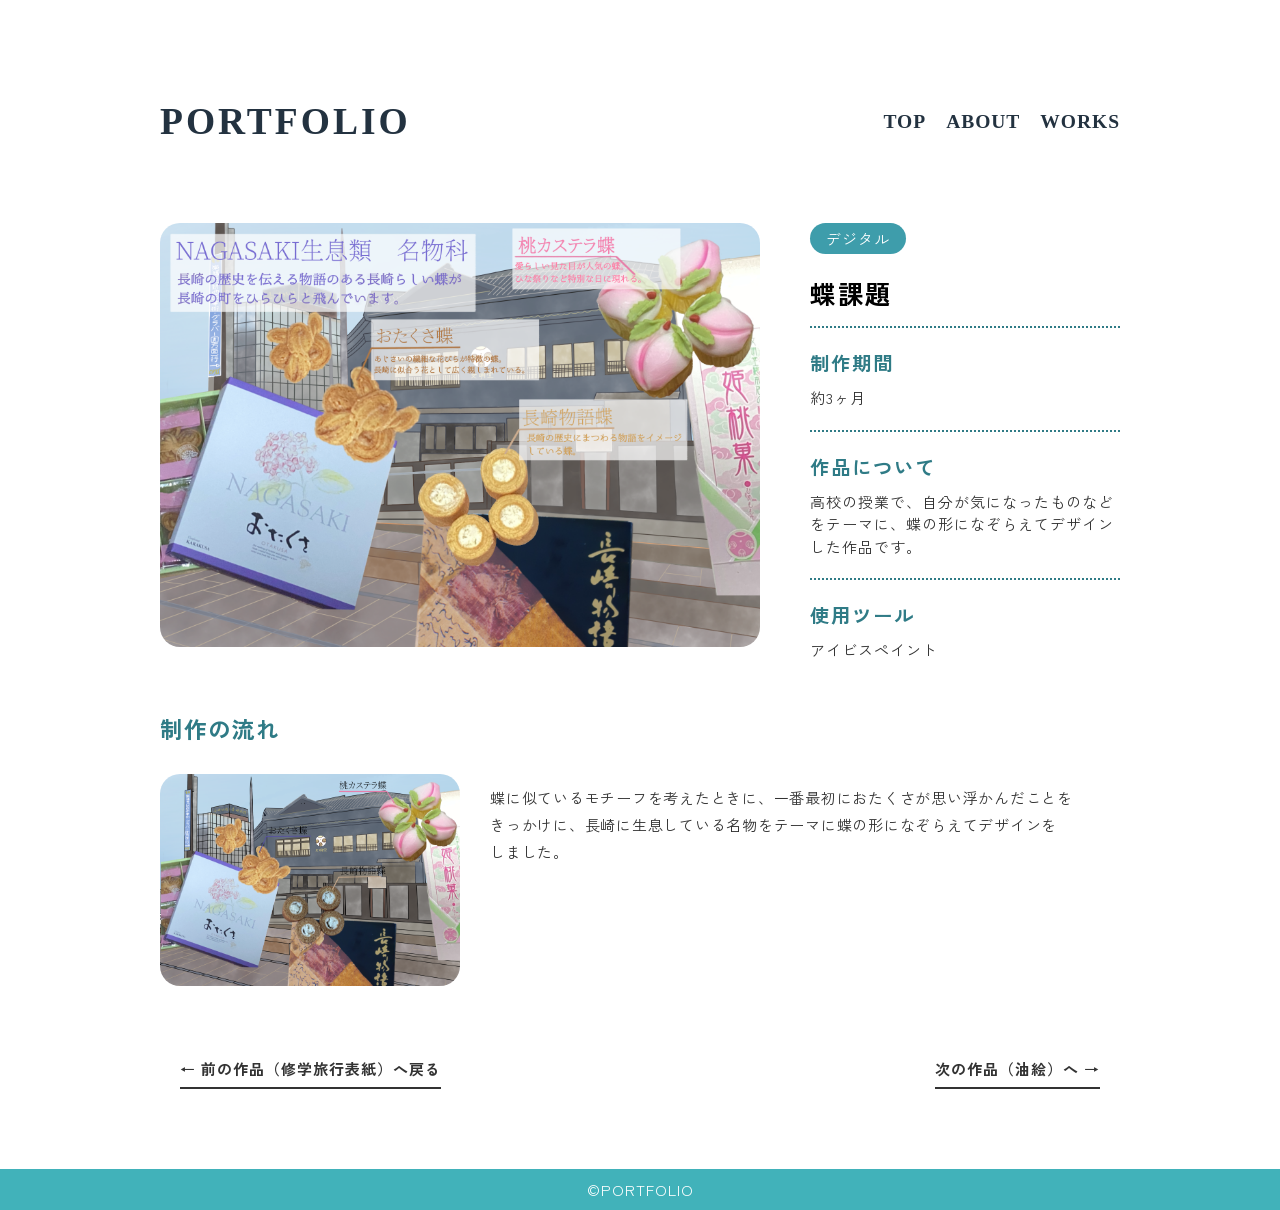
<file: 09_butterfly.html>
<!DOCTYPE html>
<html>
    <head>
        <title>PORTFOLIO</title>
        <meta charset="utf-8">
        <meta name="description" content="">
        <meta name="keywords" content="">
        <meta name="viewport" content="width=device-width,initial-scale=1">
        <meta name="robots" content="nofollow,noindex">
        <link rel="preconnect" href="https://fonts.googleapis.com">
        <link rel="preconnect" href="https://fonts.gstatic.com" crossorigin>
        <link href="https://fonts.googleapis.com/css2?family=Zen+Kaku+Gothic+New:wght@400;500;700;900&display=swap" rel="stylesheet">
        <link rel="stylesheet" href="css/reset.css">
        <link rel="stylesheet" href="css/style.css">   
    </head>
    <body>
        <header>
            <h1 id="logo">
                <a href="index.html">PORTFOLIO</a>
            </h1>
            <nav>
                <ul id="h_nav">
                    <li><a href="index.html">TOP</a></li>
                    <li><a href="about.html">ABOUT</a></li>
                    <li><a href="works.html">WORKS</a></li>
                </ul>
            </nav>
        </header>
        <main>
        <section class="w_detail">
            <div class="w_top">
                <div class="w_image">
                    <img src="images/butterfly2.png" alt="蝶課題">
                </div>
                <div class="w_info">
                    <p class="w_category">デジタル</p>
                    <h2 class="w_title">蝶課題</h2>
                    <div class="w_information">
                        <div class="w_info_box">
                            <h3 class="w_works">制作期間</h3>
                            <p class="w_text">約3ヶ月</p>
                        </div>
                        <div class="w_info_box">
                            <h3 class="w_works">作品について</h3>
                            <p class="w_text">
                                高校の授業で、自分が気になったものなどをテーマに、蝶の形になぞらえてデザインした作品です。
                            </p>
                        </div>
                        <div class="w_info_box">
                            <h3 class="w_works">使用ツール</h3>
                            <p class="w_text">
                                アイビスペイント
                            </p>
                        </div>
                    </div>
                </div>
            </div>
            <div class="w_process">
                <h3 class="w_works_process">制作の流れ</h3>
                <div class="w_process_flex">
                    <div class="w_process_card">
                        <img src="images/butterfly.png" alt="蝶課題">
                    </div>
                    <div class="h_process_text">
                        <p class="w_point_text">
                            蝶に似ているモチーフを考えたときに、一番最初におたくさが思い浮かんだことを<br class="sp-none">きっかけに、長崎に生息している名物をテーマに蝶の形になぞらえてデザインを<br class="sp-none">しました。
                        </p>
                    </div>
                </div>
            </div>
            <div class="works_nav">
                <a href="08_schooltrip.html" class="nav_left">← 前の作品（修学旅行表紙）へ戻る</a>
                <a href="10_aburae.html" class="nav_right">次の作品（油絵）へ →</a>
            </div>
        </section>
        </main>
        <footer>
            <small>&copy;PORTFOLIO</small>
        </footer>
    </body>
</html>
</file>
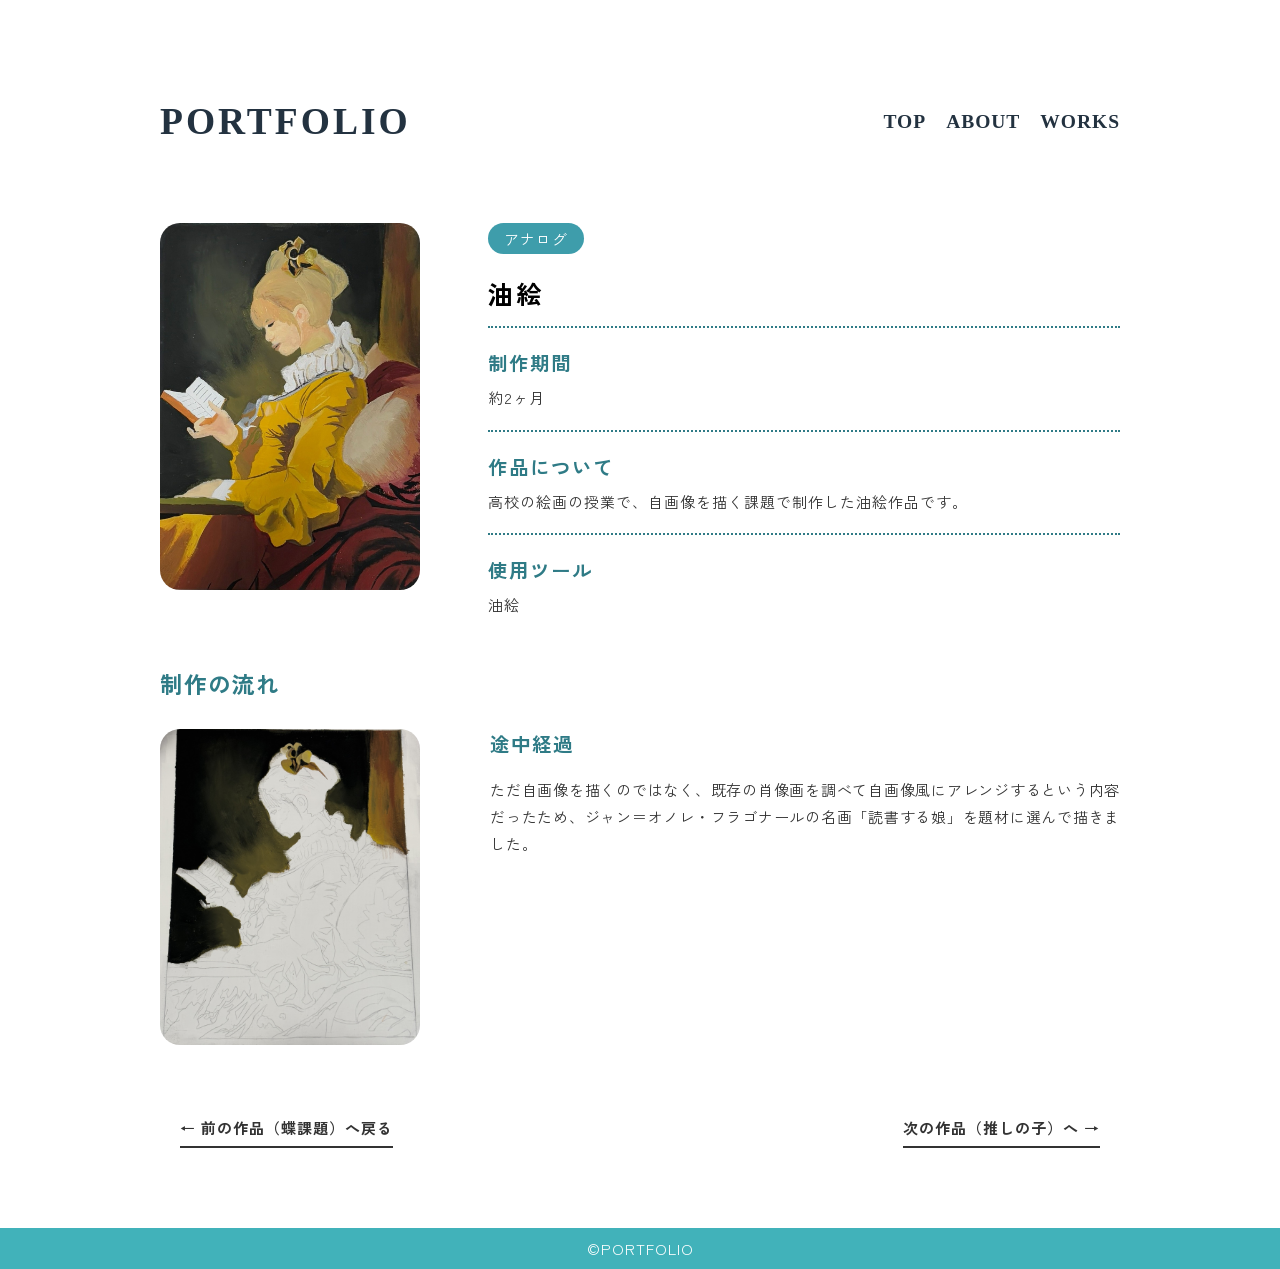
<file: 10_aburae.html>
<!DOCTYPE html>
<html>
    <head>
        <title>PORTFOLIO</title>
        <meta charset="utf-8">
        <meta name="description" content="">
        <meta name="keywords" content="">
        <meta name="viewport" content="width=device-width,initial-scale=1">
        <meta name="robots" content="nofollow,noindex">
        <link rel="preconnect" href="https://fonts.googleapis.com">
        <link rel="preconnect" href="https://fonts.gstatic.com" crossorigin>
        <link href="https://fonts.googleapis.com/css2?family=Zen+Kaku+Gothic+New:wght@400;500;700;900&display=swap" rel="stylesheet">
        <link rel="stylesheet" href="css/reset.css">
        <link rel="stylesheet" href="css/style.css">   
    </head>
    <body>
        <header>
            <h1 id="logo">
                <a href="index.html">PORTFOLIO</a>
            </h1>
            <nav>
                <ul id="h_nav">
                    <li><a href="index.html">TOP</a></li>
                    <li><a href="about.html">ABOUT</a></li>
                    <li><a href="works.html">WORKS</a></li>
                </ul>
            </nav>
        </header>
        <main>
        <section class="w_detail">
            <div class="h_top">
                <div class="h_image">
                    <img src="images/aburae.jpg" alt="油絵">
                </div>
                <div class="h_info">
                    <p class="w_category">アナログ</p>
                    <h2 class="w_title">油絵</h2>
                    <div class="w_information">
                        <div class="w_info_box">
                            <h3 class="w_works">制作期間</h3>
                            <p class="w_text">約2ヶ月</p>
                        </div>
                        <div class="w_info_box">
                            <h3 class="w_works">作品について</h3>
                            <p class="w_text">高校の絵画の授業で、自画像を描く課題で制作した油絵作品です。</p>
                        </div>
                        <div class="w_info_box">
                            <h3 class="w_works">使用ツール</h3>
                            <p class="w_text">油絵</p>
                        </div>
                    </div>
                </div>
            </div>
            <div class="w_process">
            <h3 class="w_works_process">制作の流れ</h3>
                <div class="h_process_flex">
                    <div class="h_process_card">
                        <img src="images/aburae_1.JPG" alt="油絵">
                    </div>
                    <div class="h_process_text">
                        <h4 class="w_point">途中経過</h4>
                        <p class="w_point_text">ただ自画像を描くのではなく、既存の肖像画を調べて自画像風にアレンジするという内容だったため、ジャン＝オノレ・フラゴナールの名画「読書する娘」を題材に選んで描きました。</p>
                    </div>
                </div>
            </div>
            <div class="works_nav">
                <a href="09_butterfly.html" class="nav_left">← 前の作品（蝶課題）へ戻る</a>
                <a href="11_osinoko.html" class="nav_right">次の作品（推しの子）へ →</a>
            </div>
        </section>
        </main>
        <footer>
            <small>&copy;PORTFOLIO</small>
        </footer>
    </body>
</html>
</file>
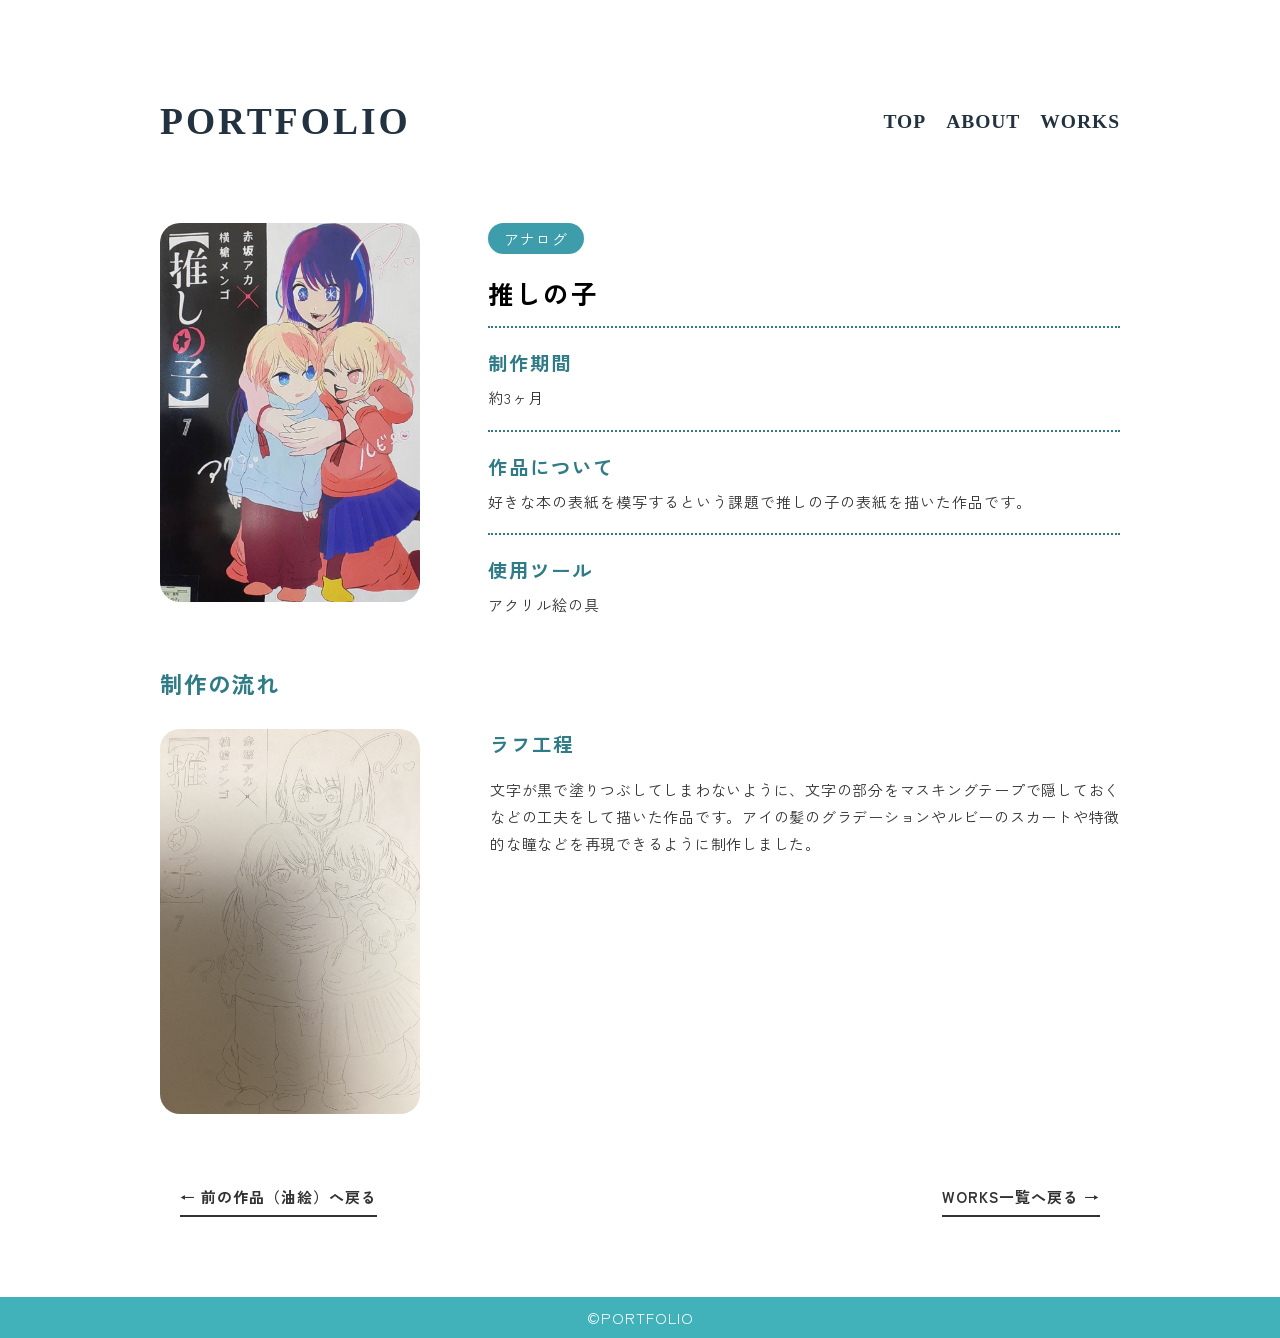
<file: 11_osinoko.html>
<!DOCTYPE html>
<html>
    <head>
        <title>PORTFOLIO</title>
        <meta charset="utf-8">
        <meta name="description" content="">
        <meta name="keywords" content="">
        <meta name="viewport" content="width=device-width,initial-scale=1">
        <meta name="robots" content="nofollow,noindex">
        <link rel="preconnect" href="https://fonts.googleapis.com">
        <link rel="preconnect" href="https://fonts.gstatic.com" crossorigin>
        <link href="https://fonts.googleapis.com/css2?family=Zen+Kaku+Gothic+New:wght@400;500;700;900&display=swap" rel="stylesheet">
        <link rel="stylesheet" href="css/reset.css">
        <link rel="stylesheet" href="css/style.css">   
    </head>
    <body>
        <header>
            <h1 id="logo">
                <a href="index.html">PORTFOLIO</a>
            </h1>
            <nav>
                <ul id="h_nav">
                    <li><a href="index.html">TOP</a></li>
                    <li><a href="about.html">ABOUT</a></li>
                    <li><a href="works.html">WORKS</a></li>
                </ul>
            </nav>
        </header>
        <main>
        <section class="w_detail">
            <div class="h_top">
                <div class="h_image">
                    <img src="images/osinoko.JPG" alt="推しの子">
                </div>
                <div class="h_info">
                    <p class="w_category">アナログ</p>
                    <h2 class="w_title">推しの子</h2>
                    <div class="w_information">
                        <div class="w_info_box">
                            <h3 class="w_works">制作期間</h3>
                            <p class="w_text">約3ヶ月</p>
                        </div>
                        <div class="w_info_box">
                            <h3 class="w_works">作品について</h3>
                            <p class="w_text">好きな本の表紙を模写するという課題で推しの子の表紙を描いた作品です。</p>
                        </div>
                        <div class="w_info_box">
                            <h3 class="w_works">使用ツール</h3>
                            <p class="w_text">アクリル絵の具</p>
                        </div>
                    </div>
                </div>
            </div>
            <div class="w_process">
            <h3 class="w_works_process">制作の流れ</h3>
                <div class="h_process_flex">
                    <div class="h_process_card">
                        <img src="images/osinoko_senga.JPG" alt="推しの子">
                    </div>
                    <div class="h_process_text">
                        <h4 class="w_point">ラフ工程</h4>
                        <p class="w_point_text">文字が黒で塗りつぶしてしまわないように、文字の部分をマスキングテープで隠しておくなどの工夫をして描いた作品です。アイの髪のグラデーションやルビーのスカートや特徴的な瞳などを再現できるように制作しました。</p>
                    </div>
                </div>
            </div>
            <div class="works_nav">
                <a href="10_aburae.html" class="nav_left">← 前の作品（油絵）へ戻る</a>
                <a href="works.html" class="nav_right">WORKS一覧へ戻る →</a>
            </div>
        </section>
        </main>
        <footer>
            <small>&copy;PORTFOLIO</small>
        </footer>
    </body>
</html>
</file>
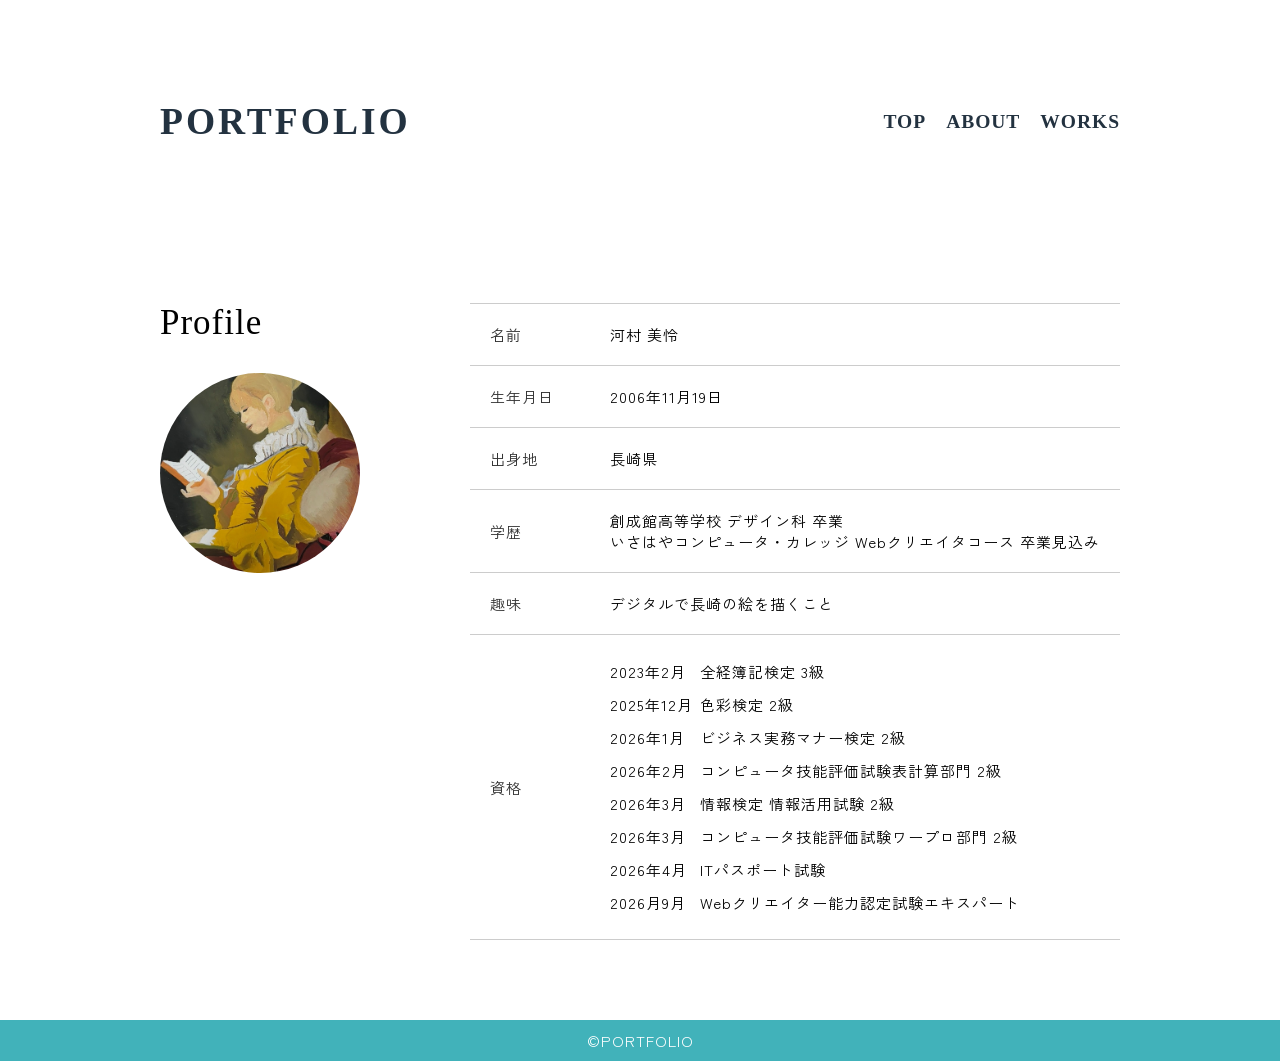
<file: about.html>
<!DOCTYPE html>
<html>
    <head>
        <title>PORTFOLIO</title>
        <meta charset="utf-8">
        <meta name="description" content="">
        <meta name="keywords" content="">
        <meta name="viewport" content="width=device-width,initial-scale=1">
        <meta name="robots" content="nofollow,noindex">
        <link rel="preconnect" href="https://fonts.googleapis.com">
        <link rel="preconnect" href="https://fonts.gstatic.com" crossorigin>
        <link href="https://fonts.googleapis.com/css2?family=Zen+Kaku+Gothic+New:wght@400;500;700;900&display=swap" rel="stylesheet">
        <link rel="stylesheet" href="css/reset.css">
        <link rel="stylesheet" href="css/style.css"> 
        <header>
            <h1 id="logo">
                <a href="index.html">PORTFOLIO</a>
            </h1>
            <nav>
                <ul id="h_nav">
                    <li><a href="index.html">TOP</a></li>
                    <li><a href="about.html">ABOUT</a></li>
                    <li><a href="works.html">WORKS</a></li>
                </ul>
            </nav>
        </header>
        <main>
            <section id="m_about">
                <div class="m_about_flex">
                    <div class="m_about_img">
                        <p class="profile">Profile</p>
                        <img src="images/aburae.jpg" alt="油絵">
                    </div>
                    <ul class="m_about_list">
                        <li>
                            <p class="m_about_list_theme">名前</p>
                            <p class="m_about_list_text">河村 美怜</p>
                        </li>
                        <li>
                            <p class="m_about_list_theme">生年月日</p>
                            <p class="m_about_list_text">2006年11月19日</p>
                        </li>
                        <li>
                            <p class="m_about_list_theme">出身地</p>
                            <p class="m_about_list_text">長崎県</p>
                        </li>
                        <li>
                            <p class="m_about_list_theme">学歴</p>
                            <p class="m_about_list_text">創成館高等学校 デザイン科 卒業 <br> いさはやコンピュータ・カレッジ <br class="sp_br"> Webクリエイタコース 卒業見込み</p>
                        </li>
                        <li>
                            <p class="m_about_list_theme">趣味</p>
                            <p class="m_about_list_text">デジタルで長崎の絵を描くこと</p>
                        </li>
                        <li>
                            <p class="m_about_list_theme">資格</p>
                            <p class="m_about_list_sikaku"><span>2023年2月</span>全経簿記検定 3級<br><span>2025年12月</span>色彩検定 2級<br><span>2026年1月</span>ビジネス実務マナー検定 2級<br><span>2026年2月</span>コンピュータ技能評価試験表計算部門 2級<br><span>2026年3月</span>情報検定 情報活用試験 2級<br><span>2026年3月</span>コンピュータ技能評価試験ワープロ部門 2級 <br><span>2026年4月</span>ITパスポート試験 <br><span>2026月9月</span>Webクリエイター能力認定試験エキスパート</p>
                        </li>
                    </ul>
                </div>
            </section>
        </main>
        <footer>
            <small>&copy;PORTFOLIO</small>
        </footer>
    </body>
</html>
</file>
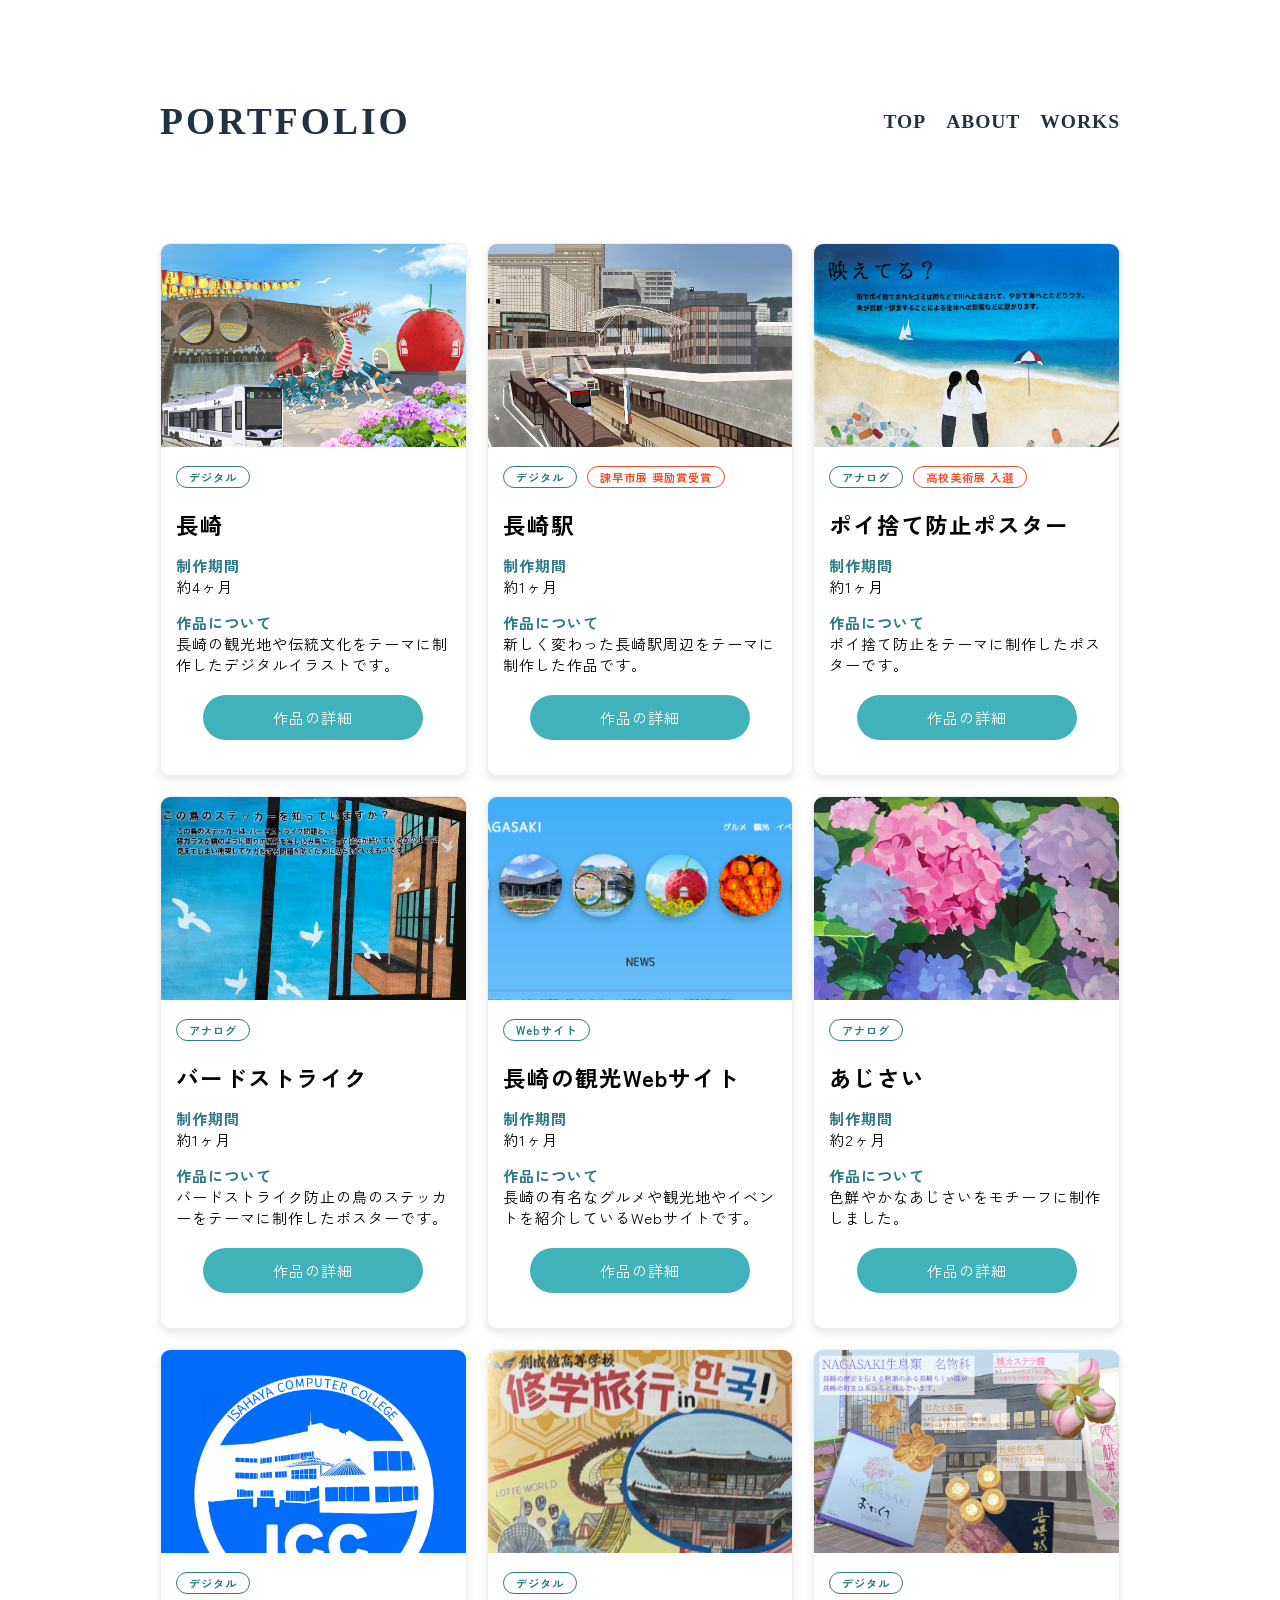
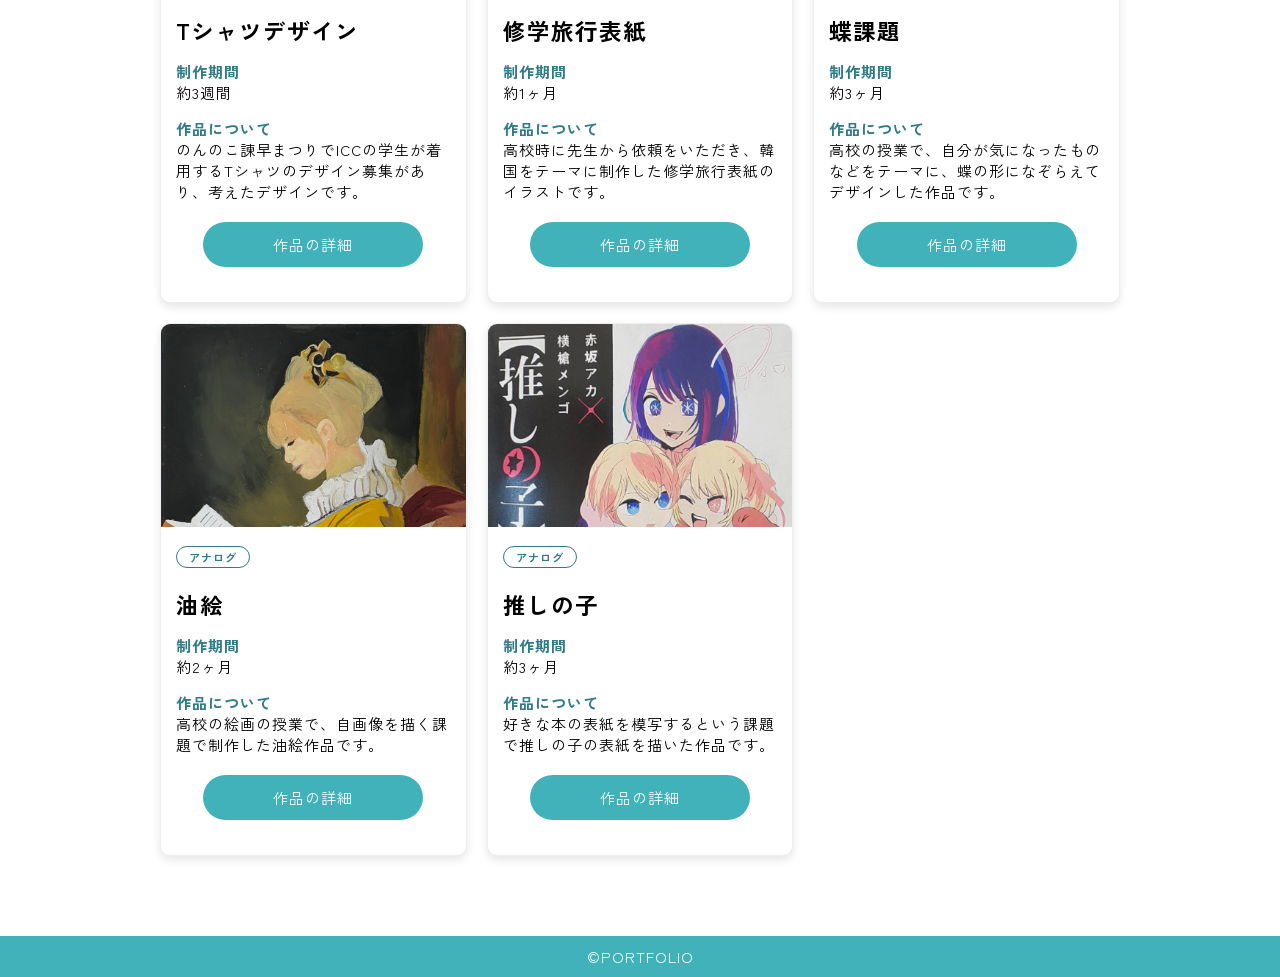
<file: works.html>
<!DOCTYPE html>
<html>
    <head>
        <title>PORTFOLIO</title>
        <meta charset="utf-8">
        <meta name="description" content="">
        <meta name="keywords" content="">
        <meta name="viewport" content="width=device-width,initial-scale=1">
        <meta name="robots" content="nofollow,noindex">
        <link rel="preconnect" href="https://fonts.googleapis.com">
        <link rel="preconnect" href="https://fonts.gstatic.com" crossorigin>
        <link href="https://fonts.googleapis.com/css2?family=Zen+Kaku+Gothic+New:wght@400;500;700;900&display=swap" rel="stylesheet">
        <link rel="stylesheet" href="css/reset.css">
        <link rel="stylesheet" href="css/style.css">
    </head>
    <body>
        <header>
            <h1 id="logo">
                <a href="index.html">PORTFOLIO</a>
            </h1>
            <nav>
                <ul id="h_nav">
                    <li><a href="index.html">TOP</a></li>
                    <li><a href="about.html">ABOUT</a></li>
                    <li><a href="works.html">WORKS</a></li>
                </ul>
            </nav>
        </header>
        <main>
            <section id="m_works">
                <div class="works_content">
                    <div class="works_card">
                        <img src="images/nagasaki_renewal.jpeg" alt="長崎">
                        <div class="works_info">
                            <div class="works_tag">
                                <p class="works_category">デジタル</p>
                            </div>    
                            <h2 class="works_title">長崎</h2>
                            <div class="works_point">
                                <p><span>制作期間</span>約4ヶ月</p>
                                <p><span>作品について</span>長崎の観光地や伝統文化をテーマに制作したデジタルイラストです。</p>
                            </div>
                            <div class="w_more">
                                <a href="01_nagasaki.html" class="view_more">作品の詳細</a>
                            </div>
                        </div>
                    </div>
                    <div class="works_card">
                        <img src="images/nagasakieki.jpeg" alt="長崎駅">
                        <div class="works_info">
                            <div class="works_tag">
                                <p class="works_category">デジタル</p>
                                <p class="award">諫早市展 奨励賞受賞</p>
                            </div>
                            <h2 class="works_title">長崎駅</h2>
                            <div class="works_point">
                                <p><span>制作期間</span>約1ヶ月</p>
                                <p><span>作品について</span>新しく変わった長崎駅周辺をテーマに制作した作品です。</p>
                            </div>
                            <div class="w_more">
                                <a href="02_nagasakieki.html" class="view_more">作品の詳細</a>
                            </div>
                        </div>
                    </div>
                    <div class="works_card">
                        <img src="images/poisute.jpg" alt="ポイ捨て防止ポスター">
                        <div class="works_info">
                            <div class="works_tag">
                                <p class="works_category">アナログ</p>
                                <p class="award">高校美術展 入選</p>
                            </div>
                            <h2 class="works_title">ポイ捨て防止ポスター</h2>
                            <div class="works_point">
                                <p><span>制作期間</span>約1ヶ月</p>
                                <p><span>作品について</span>ポイ捨て防止をテーマに制作したポスターです。</p>
                            </div>
                            <div class="w_more">
                                <a href="03_poisute.html" class="view_more">作品の詳細</a>
                            </div>
                        </div>
                    </div>
                    <div class="works_card">
                        <img src="images/birdstrike.jpeg" alt="バードストライク">
                        <div class="works_info">
                            <div class="works_tag">
                                <p class="works_category">アナログ</p>
                            </div>
                            <h2 class="works_title">バードストライク</h2>
                            <div class="works_point">
                                <p><span>制作期間</span>約1ヶ月</p>
                                <p><span>作品について</span>バードストライク防止の鳥のステッカーをテーマに制作したポスターです。</p>
                            </div>
                            <div class="w_more">
                                <a href="04_birdstrike.html" class="view_more">作品の詳細</a>
                            </div>
                        </div>
                    </div>
                    <div class="works_card">
                        <img src="images/nagasakikankou1.png" alt="長崎の観光Webサイト">
                        <div class="works_info">
                            <div class="works_tag">
                                <p class="works_category">Webサイト</p>
                            </div>
                            <h2 class="works_title">長崎の観光Webサイト</h2>
                            <div class="works_point">
                                <p><span>制作期間</span>約1ヶ月</p>
                                <p><span>作品について</span>長崎の有名なグルメや観光地やイベントを紹介しているWebサイトです。</p>
                            </div>
                            <div class="w_more">
                                <a href="05_nagasakikankou.html" class="view_more">作品の詳細</a>
                            </div>
                        </div>
                    </div>
                    <div class="works_card">
                        <img src="images/azisai.jpg" alt="あじさい">
                        <div class="works_info">
                            <div class="works_tag">
                                <p class="works_category">アナログ</p>
                            </div>
                            <h2 class="works_title">あじさい</h2>
                            <div class="works_point">
                                <p><span>制作期間</span>約2ヶ月</p>
                                <p><span>作品について</span>色鮮やかなあじさいをモチーフに制作しました。</p>
                            </div>
                            <div class="w_more">
                                <a href="06_azisai.html" class="view_more">作品の詳細</a>
                            </div>
                        </div>
                    </div>
                    <div class="works_card">
                        <img src="images/icc_logo1.jpeg" alt="Tシャツデザイン">
                        <div class="works_info">
                            <div class="works_tag">
                                <p class="works_category">デジタル</p>
                            </div>
                            <h2 class="works_title">Tシャツデザイン</h2>
                            <div class="works_point">
                                <p><span>制作期間</span>約3週間</p>
                                <p><span>作品について</span>のんのこ諫早まつりでICCの学生が着用するTシャツのデザイン募集があり、考えたデザインです。</p>
                            </div>
                            <div class="w_more">
                                <a href="07_tshirt.html" class="view_more">作品の詳細</a>
                            </div>
                        </div>
                    </div>
                    <div class="works_card">
                        <img src="images/SchoolTrip2.JPG" alt="修学旅行表紙">
                        <div class="works_info">
                            <div class="works_tag">
                                <p class="works_category">デジタル</p>
                            </div>
                            <h2 class="works_title">修学旅行表紙</h2>
                            <div class="works_point">
                                <p><span>制作期間</span>約1ヶ月</p>
                                <p><span>作品について</span>高校時に先生から依頼をいただき、韓国をテーマに制作した修学旅行表紙のイラストです。</p>
                            </div>
                            <div class="w_more">
                                <a href="08_schooltrip.html" class="view_more">作品の詳細</a>
                            </div>
                        </div>
                    </div>
                    <div class="works_card">
                        <img src="images/butterfly2.png" alt="蝶課題">
                        <div class="works_info">
                            <div class="works_tag">
                                <p class="works_category">デジタル</p>
                            </div>
                            <h2 class="works_title">蝶課題</h2>
                            <div class="works_point">
                                <p><span>制作期間</span>約3ヶ月</p>
                                <p><span>作品について</span>高校の授業で、自分が気になったものなどをテーマに、蝶の形になぞらえてデザインした作品です。</p>
                            </div>
                            <div class="w_more">
                                <a href="09_butterfly.html" class="view_more">作品の詳細</a>
                            </div>
                        </div>
                    </div>
                    <div class="works_card">
                        <img src="images/aburae.jpg" alt="油絵">
                        <div class="works_info">
                            <div class="works_tag">
                                <p class="works_category">アナログ</p>
                            </div>
                            <h2 class="works_title">油絵</h2>
                            <div class="works_point">
                                <p><span>制作期間</span>約2ヶ月</p>
                                <p><span>作品について</span>高校の絵画の授業で、自画像を描く課題で制作した油絵作品です。</p>
                            </div>
                            <div class="w_more">
                                <a href="10_aburae.html" class="view_more">作品の詳細</a>
                            </div>
                        </div>
                    </div>
                    <div class="works_card">
                        <img src="images/osinoko.JPG" alt="推しの子">
                        <div class="works_info">
                            <div class="works_tag">
                                <p class="works_category">アナログ</p>
                            </div>
                            <h2 class="works_title">推しの子</h2>
                            <div class="works_point">
                                <p><span>制作期間</span>約3ヶ月</p>
                                <p><span>作品について</span>好きな本の表紙を模写するという課題で推しの子の表紙を描いた作品です。</p>
                            </div>
                            <div class="w_more">
                                <a href="11_osinoko.html" class="view_more">作品の詳細</a>
                            </div>
                        </div>
                    </div>
                </div>
            </section>
        </main>
        <footer>
            <small>&copy;PORTFOLIO</small>
        </footer>
    </body>
</html>
</file>
<file: css/style.css>
/*index.html*/
header {
    max-width: 960px;
    width: 100%;
    margin: 100px auto 0 auto;
    display: flex;
    justify-content: space-between;
    align-items: center;
}

#logo {
    display: flex;
    flex-wrap: wrap;
    justify-content: center;
    gap: 20px;
    padding: 0;
}

#logo a {
    color: #233240;
    font-family: "Cormorant Garamond", serif;
    font-size: 2.5em;
    font-weight: bold;
    text-decoration: none;
    letter-spacing: 0.08em;
}

#h_nav {
    display: flex;
    gap: 20px;
    list-style: none;
    padding: 0;
}

#h_nav a {
    display: flex;
    flex-wrap: wrap;
    font-size: 1.3em;
    color: #233240;
    text-decoration: none;
    font-weight: bold;
    letter-spacing: 0.05em;
    font-family: "Cormorant Garamond", serif;
}

/*navのホバー効果*/
#h_nav a:hover {
  /* color: #2F7B86; */
  color: #fdb03e;
  opacity: 0.6;
  transition: 0.3s;
}

#m_mainvisual {
    margin: 100px auto 0 auto;
    position: relative;
    width: 100%;
    height: 80vh;
    object-fit: cover;
    background-color: #fff;
}

/*メインビジュアルの波*/
.custom-shape-divider-bottom-1777774478 { 
    position: absolute; 
    bottom: 0; 
    left: 0; 
    width: 100%; 
    overflow: hidden; 
    line-height: 0; 
    transform: rotate(180deg); 
} 

.custom-shape-divider-bottom-1777774478 svg { 
    position: relative; 
    display: block; 
    width: calc(100% + 1.3px); 
    height: 72px; 
    transform: rotateY(180deg); 
} 

.custom-shape-divider-bottom-1777774478 .shape-fill { 
    fill: #fff; 
}

#m_mainvisual img {
    width: 100%;
    height: 100%;
    mask-image: linear-gradient(to left,black 30%,transparent 100%);
    -webkit-mask-image: linear-gradient(to left,black 30%,transparent 100%);
    object-fit: cover;
}

.m_title {
    text-align: center;
    font-size: 2.5em;
    font-weight: bold;
    color: #233240;
    letter-spacing: 0.08em; 
    font-family: "Cormorant Garamond", serif;
}

.m_text {
    text-align: center;
    color: #2F7B86;
    font-weight: bold;
}

/*about*/
#m_about {
    max-width: 960px;
    width: 100%;
    margin: 100px auto 0 auto;
}

.m_about_flex {
    margin: 60px 0 0 0;
    display: flex;
    align-items: flex-start;
    gap: 60px;
}

.m_about_img {
    width: 250px;
    margin: 60px 0 0 0;
}

.m_about_img p {
    font-size: 35px;
    font-family: "Cormorant Garamond", serif;

}

.m_about_img img {
    margin: 30px 0 0 0;
    width: 200px;
    height: 200px;
    border-radius: 50%;
    object-fit: cover;
}

.m_about_list {
    flex: 1;
    margin: 60px 0 0 0;
    list-style: none;
    padding: 0;
}

.m_about_list li {
    display: flex;
    border-top: solid 1px #ccc;
    padding: 20px;
    align-items: center;
}

.m_about_list li:last-child {
    border-bottom: solid 1px #ccc;
}

.m_about_list_theme {
    width: 120px;
    flex-shrink: 0;
    color: #333;
}

.m_about_list_text {
    font-size: 1.0em;
}

.m_about_list_sikaku {
    line-height: 2.2;
    font-size: 1.0em;
}

.m_about_list_sikaku span {
  display: inline-block;
  width: 6em;
  text-align: left;
}

#about_box {
    margin: 30px 0 0 0;
    padding: 20px;
    width: 240px;
    height: 200px;
    border-radius: 30px;
    border: 1px solid #41b2ba;
}

#text {
    font-size: 23px;
    color: #41b2ba;
}

#point_text {
    font-size: 15px;
    margin: 10px 0 0 0;
    line-height: 1.5;
}

.sp_br {
    display: none;
}

/*works*/
#m_works {
    max-width: 960px;
    width: 100%;
    margin: 100px auto 0 auto;
}

.works_content {
    margin: 60px 0 0 0;
    display: flex;
    flex-wrap: wrap;
    gap: 20px;
}

.works_card {
    width: calc((100% - 40px) / 3); 
    background: #fff;
    border-radius: 10px;
    box-shadow: 0 4px 10px rgba(0,0,0,0.1);
    overflow: hidden;
    border: 1px solid #eee;
    box-sizing: border-box;
}

.works_card img {
  width: 100%;
  aspect-ratio: 3 / 2;
  object-fit: cover;
  object-position: top;
}

.works_info {
    padding: 15px;
    text-align: left;
}

.works_tag {
    display: flex;
    gap: 10px;
    flex-wrap: wrap;
}

.works_category {
    font-size: 0.75rem;
    padding: 2px 12px;
    border: 1.5px solid #2F7B86;
    border-radius: 20px;
    color: #2F7B86;
    font-weight: bold;
}

.award {
    font-size: 0.75rem;
    padding: 2px 12px;
    border: 1.5px solid #eb502a;
    border-radius: 20px;
    color: #eb502a;
    font-weight: bold;
}

.works_title {
    margin: 20px 0 0 0;
    font-size: 1.5em;
    font-weight: bold;
}

.works_point p span {
    margin: 15px 0 0 0;
    display: block;
    font-weight: bold;
    color: #2F7B86;
}

/*もっと見る*/
.m_more {
    margin: 60px 0 80px 0;
    display: flex;
    justify-content: center;
}

#m_more a {
    font-family: "Cormorant Garamond", serif;
}

.more_works, .more_about {
    display: inline-block;
    padding: 10px 25px;
    text-align: center;
    border: 1px solid #2F7B86;
    border-radius: 50px;
    text-decoration: none;
    color: #2F7B86;
    font-size: 0.95rem;
    font-weight: bold;
    letter-spacing: 0.1em;
    background-color: #ffffff;
    transition: all 0.3s ease;
}

.more_works:hover, .more_about:hover {
    background-color: #41b2ba;
    color: #ffffff;
    opacity: 0.7;
}

/*Worksもっと見る*/
.w_more {
    margin: 20px 0;
    display: flex;
    justify-content: center;
}

.view_more {
    display: inline-block;
    padding: 12px 70px;
    border-radius: 50px;
    background-color: #41b2ba;
    color: #fff;
    transition: 0.3s;
}

.view_more:hover {
    background-color: #555;
    transform: scale(1.05);
}

.material-symbols-outlined {
    transform: translateX(2px);
}


body {
  font-family: "Zen Kaku Gothic New", sans-serif;
  letter-spacing: 1px;
}
footer {
    background-color: #41b2ba;
    text-align: center;
    padding: 10px 0;
    margin: 80px 0 0 0;
}

small {
    color: #ffffff;
    font-size: 1.0em;
}

/*縦長作品*/
.w_detail {
    max-width: 960px;
    width: 100%;
    margin: 80px auto 0 auto;
}

.w_top {
    display: flex;
    gap: 50px;
}

.w_image {
    display: block;
    width: 600px;
}

.w_image img {
    width: 100%;
    height: auto;
    border-radius: 20px;
}

.w_info {
    flex: 1;
}

.w_category {
    display: inline-block;
    color: #fff;
    background-color: #3e9dab;
    padding: 5px 16px;
    border-radius: 30px;
    font-size: 1em;
}

.w_category_award {
    display: inline-block;
    color: #fff;
    background-color: #fb6d4a;
    padding: 5px 16px;
    border-radius: 30px;
    font-size: 1em;
}

.w_title {
    margin: 20px 0 0 0;
    font-size: 1.7em;
    letter-spacing: 1.5px;
    font-weight: bold;
}

.w_text {
    margin: 10px 0 0 0;
    font-size: 1.0em;
    color: #333;
    line-height: 1.5;
}

.w_point_text {
    margin: 10px 0 0 0;
    font-size: 1.0em;
    color: #333;
    line-height: 1.8;
    letter-spacing: 0.05em;
    text-align: justify;
    word-break: break-all;
}

.w_information {
    margin: 15px 0 0 0;
}

.w_info_box {
    border-top: 2px dotted #2F7B86;
    padding: 20px 0;
}

.w_works {
    color: #2F7B86;
    font-size: 1.3em;
    font-weight: bold;
}

.w_point {
    color: #2F7B86;
    font-size: 1.3em;
    font-weight: bold;
}


.w_process {
    margin: 30px 0 0 0;
    max-width: 960px;
    width: 100%;
}

.w_works_process {
    color: #2F7B86;
    font-size: 1.5em;
    font-weight: bold;
}

.w_process_flex {
    margin: 30px 0 0 0;
    display: flex;
    gap: 30px;
    align-items: flex-start;
}

.w_process_card {
    display: block;
}

.w_process_card img {
    width: 300px;
    border-radius: 20px;
}

.h_process_card {
    display: block;
}

.h_process_card img {
    width: 260px;
    height: auto;
    border-radius: 20px;
}

/*schooltrip*/

.s_process {
    margin: 30px 0 0 0;
    max-width: 960px;
    width: 100%;
}

.s_process_card img{
    width: 100%;
    margin: 30px 0 0 0;
}

/*nagasakikankou*/
.kankou_top_image {
    display: flex;
    justify-content: space-between;
}

/* 見出し（gurume, kankou, ibento） */
.kankou_point {
    margin: 40px 0 0 0;
    color: #2F7B86;
    font-size: 1.3em;
    font-weight: bold;
}

.kankou_image {
    width: 300px;
    height: auto;
    border-radius: 20px;
    margin: 10px 0 0 0;
}

/*横長作品*/

.h_process_flex {
    margin: 30px 0 0 0;
    display: flex;
    gap: 70px;
    align-items: flex-start;
}

.h_process_text {
    display: flex;
    flex-direction: column;
    gap: 10px;
    flex: 1;
}


.h_top {
    display: flex;
    gap: 40px;
    align-items: flex-start;
}

.h_image {
    width: 30%;
    flex-shrink: 0;
}

.h_image img {
    width: 260px;
    height: auto;
    display: block;
    border-radius: 20px;
}

.h_info {
    width: 70%;
}

.h_process {
    margin: 70px 0 0 0;
    max-width: 960px;
    width: 100%;
}


.h_process_text {
    display: flex;
    flex-direction: column;
    gap: 8px;
}

.h_tool {
    background: #f3f7f7;
    padding: 25px 40px;
    border-radius: 20px;
    box-sizing: border-box;
    width: 100%;
    max-width: 500px;
}

.works_nav {
    display: flex;
    justify-content: space-between;
    max-width: 960px;
    margin: 60px auto;
    padding: 0 20px;
}

.nav_left, .nav_right {
    display: inline-block;
    color: #333;
    text-decoration: none;
    font-weight: bold;
    font-size: 15px;
    padding: 8px 0;
    border-bottom: 2px solid #333;
    transition: all 0.3s ease; 
}

.nav_left:hover {
    transform: translateX(-8px);
    color: #41b2ba;
    border-bottom: 2px solid #41b2ba;
}

.nav_right:hover {
    transform: translateX(8px);
    color: #41b2ba;
    border-bottom: 2px solid #41b2ba;
}

/* --- ここからスマホ用の設定 --- */
@media screen and (max-width: 767px) {
    header {
        flex-direction: column;
        margin: 20px auto 0 auto;
        gap: 20px;
    }

    body {
        overflow-x: hidden;
    }

    .m_title {
        margin: 0 auto;
        width: 100%;
        text-align: center;
        font-size: 2.0em;
    }

    #logo a {
        font-size: 1.8em;
    }

    #h_nav a {
        font-size: 1.2em;
    }

    #m_mainvisual {
        height: 50vh;
        margin: 50px 0 0 0;
    }

    #m_about {
        margin: 50px auto 0 auto;
        padding: 0 20px;
        box-sizing: border-box;
    }

    .m_about_flex {
        flex-direction: column;
    }

    .m_about_list li {
        flex-direction: column;
        align-items: flex-start;
        padding: 6px 5px;
    }

    .m_about_list_theme {
        width: 100%;
        color: #2F7B86;
        font-size: 0.85em;
        font-weight: bold;
        margin-bottom: 5px;
    }

    .m_about_list_sikaku {
        width: 100%;
        line-height: 1.6;
        font-size: 1em;
    }

    .m_about_list_sikaku span {
        display: block;
        width: auto;
        font-size: 0.9em;
        color: #666;
    }

    .m_about_img {
        display: none;
    }

    .m_about_list {
        width: 100%;
        margin-top: 0
    }

    .sp_br {
        display: inline;
    }

    #m_works {
        margin: 50px auto 0 auto;
        padding: 0 20px;
        box-sizing: border-box;
    }

    .works_card {
        width: 100%;
    }

    .w_detail {
        margin: 40px auto 0 auto;
        padding: 0 20px;
        box-sizing: border-box;
    }

    .w_top, .h_top {
        flex-direction: column;
        gap: 25px;
    }

    .w_image, .h_image, .w_process_card, .h_process_card, .s_process_card {
        width: 100% !important;
        flex-shrink: unset;
    }

    .w_image img, .h_image img, .w_process_card img,  .h_process_card, .s_process_card {
        width: 100%;
        height: auto;
    }

    .w_info, .h_info {
        width: 100%;
    }

    .w_title {
        font-size: 1.5em;
        margin: 15px 0 0 0;
    }

    .w_info_box {
        padding: 15px 0;
    }

    .w_process_flex, .h_process_flex {
        flex-direction: column;
        gap: 15px;
    }

    .w_point_text {
        font-size: 0.95em;
        line-height: 1.6;
    }

    .h_process_text {
        width: 100%;
    }

    br.sp-none {
        display: none;
    }

    .kankou_top_image {
        display: flex;
        flex-direction: column;
        gap: 20px;
        margin-top: 20px;
    }

    .kankou_image {
        width: 100%;
        display: block;
        border-radius: 20px;
    }

    .works_nav {
        margin: 40px auto;
        padding: 0;
        flex-direction: column;
        gap: 15px;
        align-items: center;
    }

    .nav_left, .nav_right {
        font-size: 12px;
        padding: 5px 0;
        width: fit-content;
    }
}

/* --- スマホ用設定ここまで --- */
</file>
